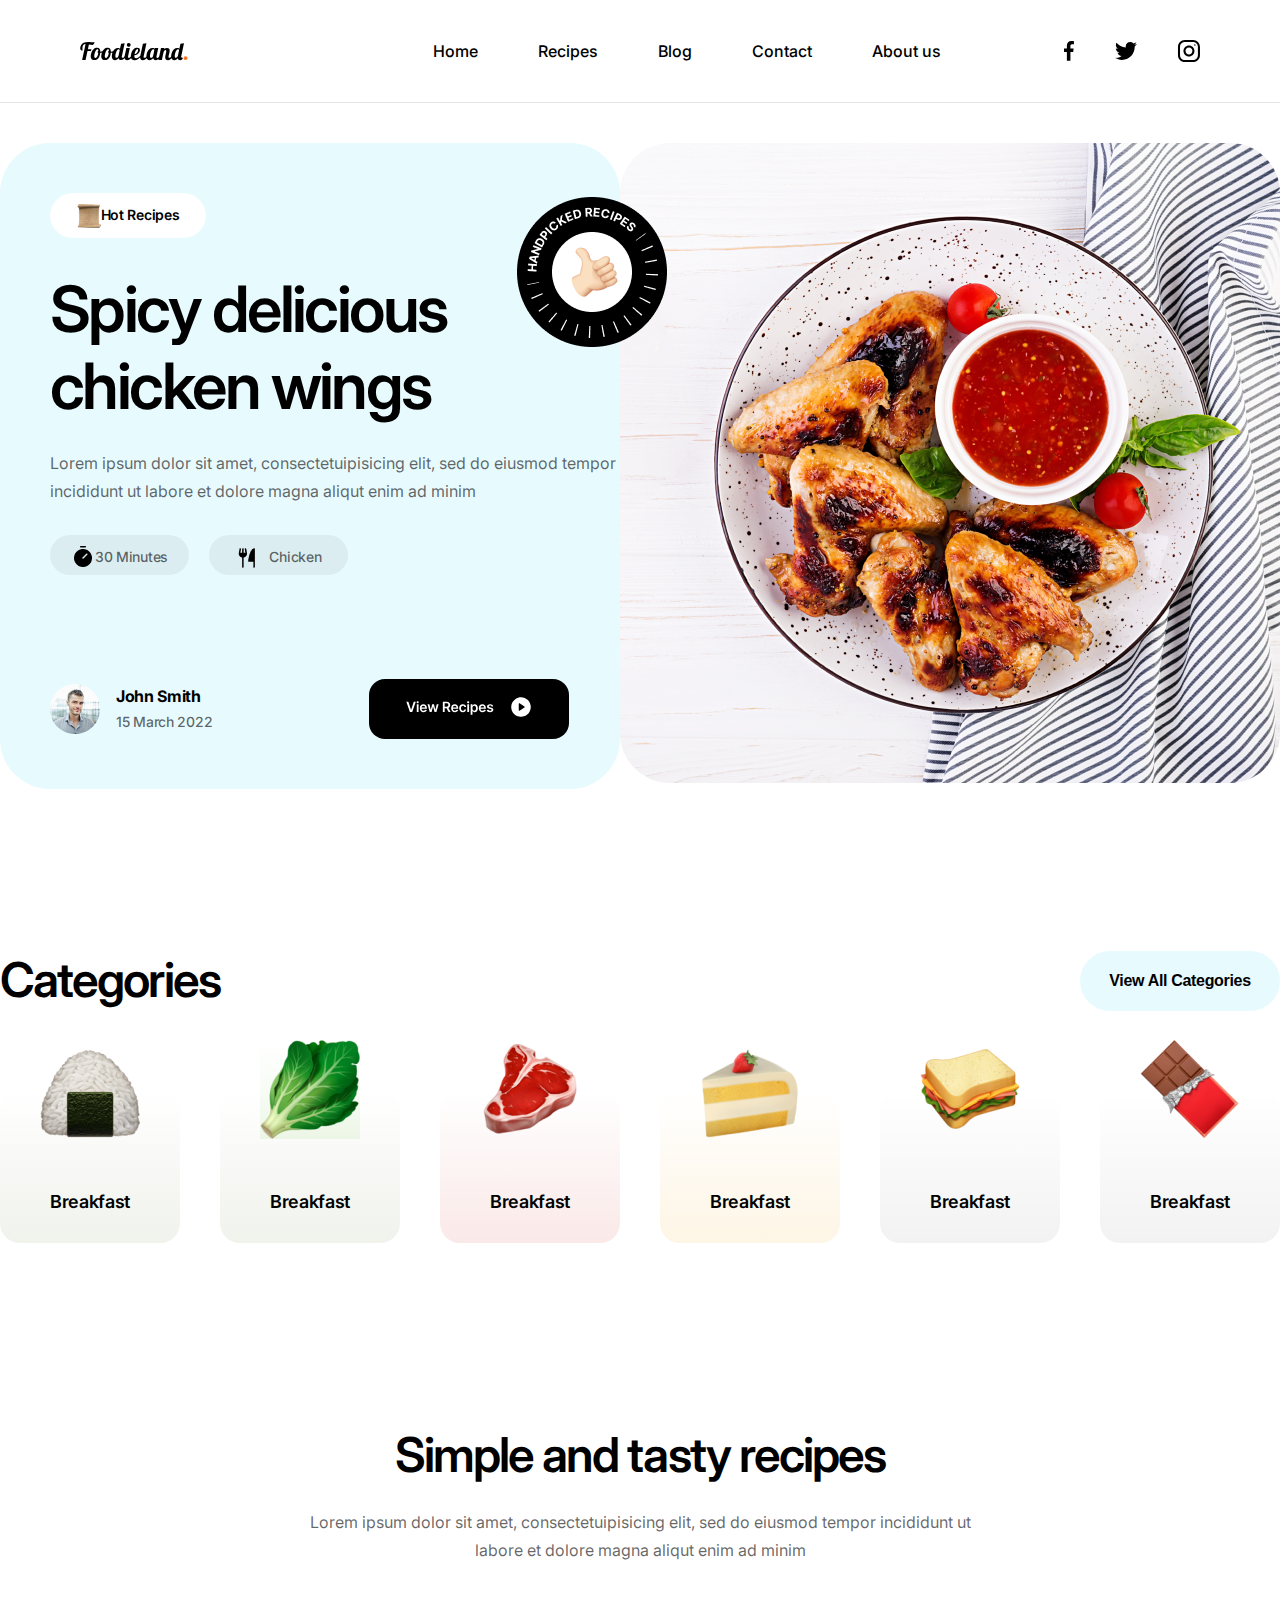
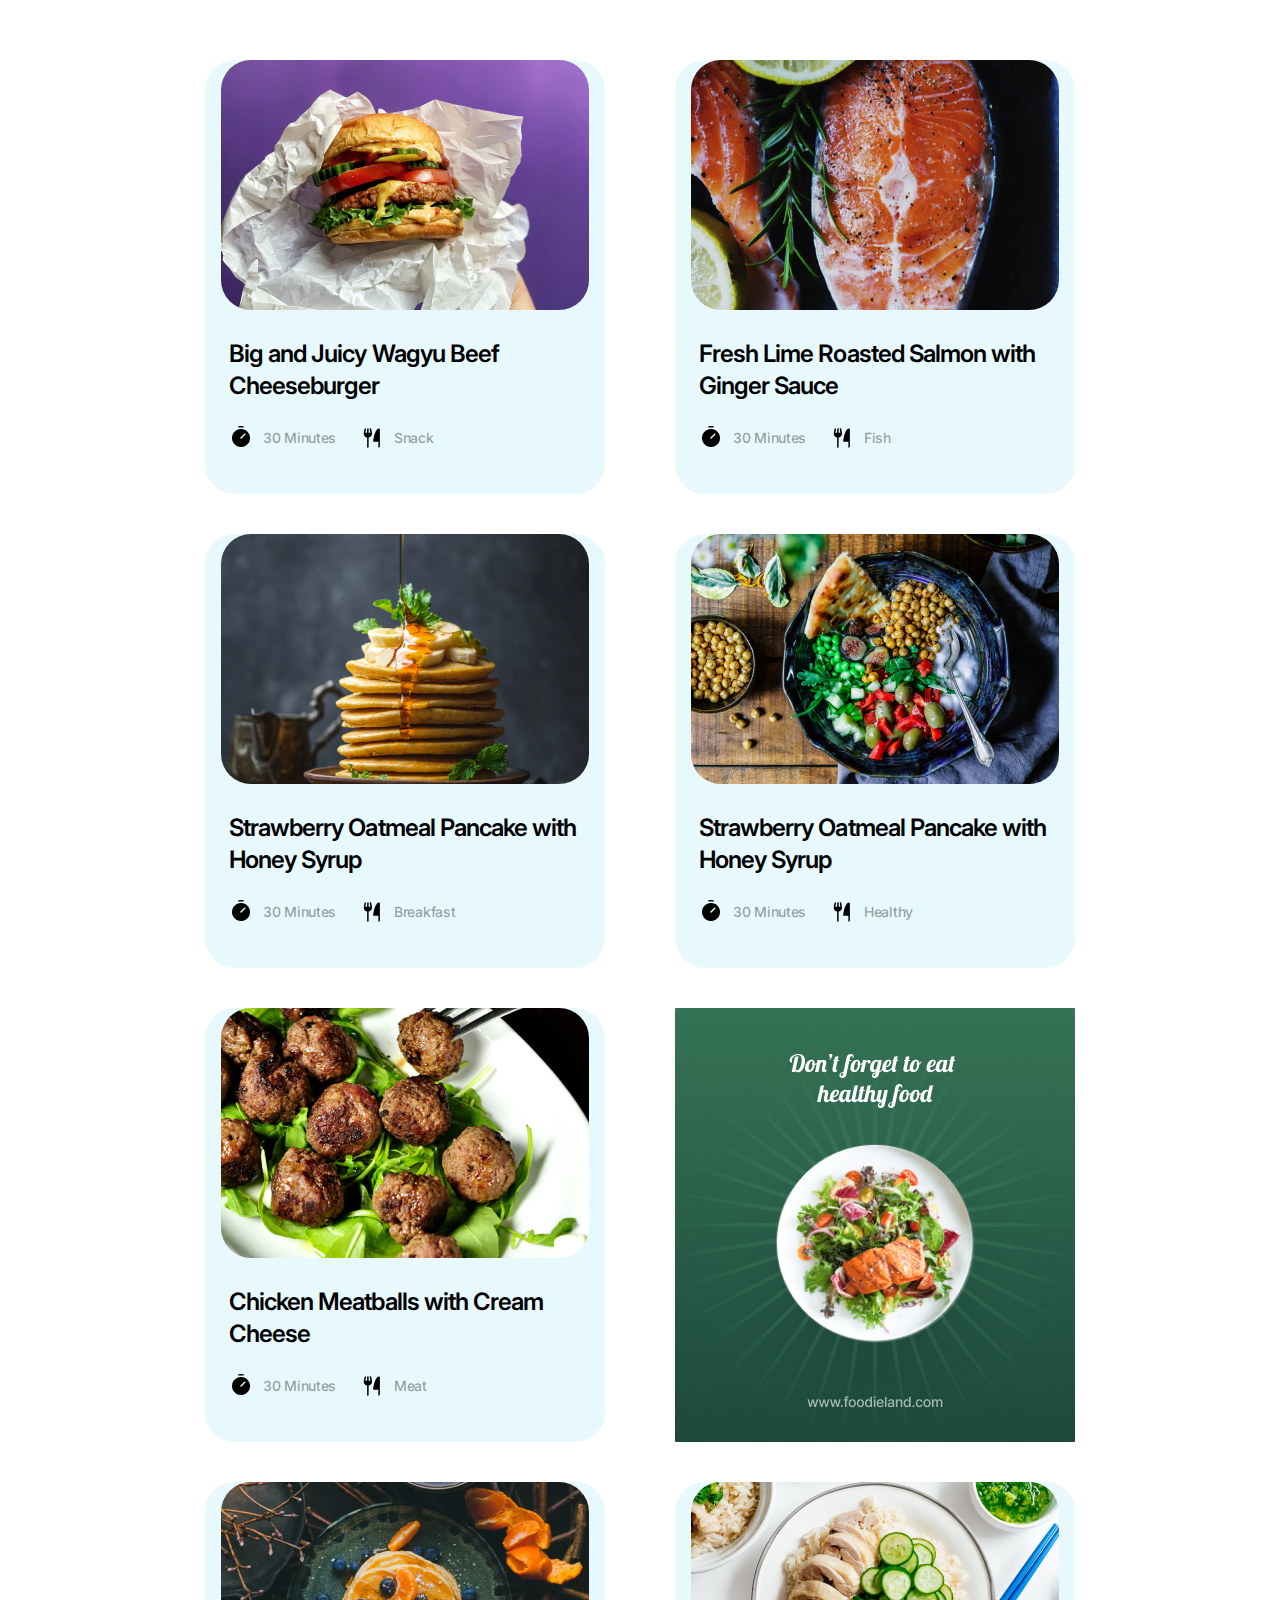
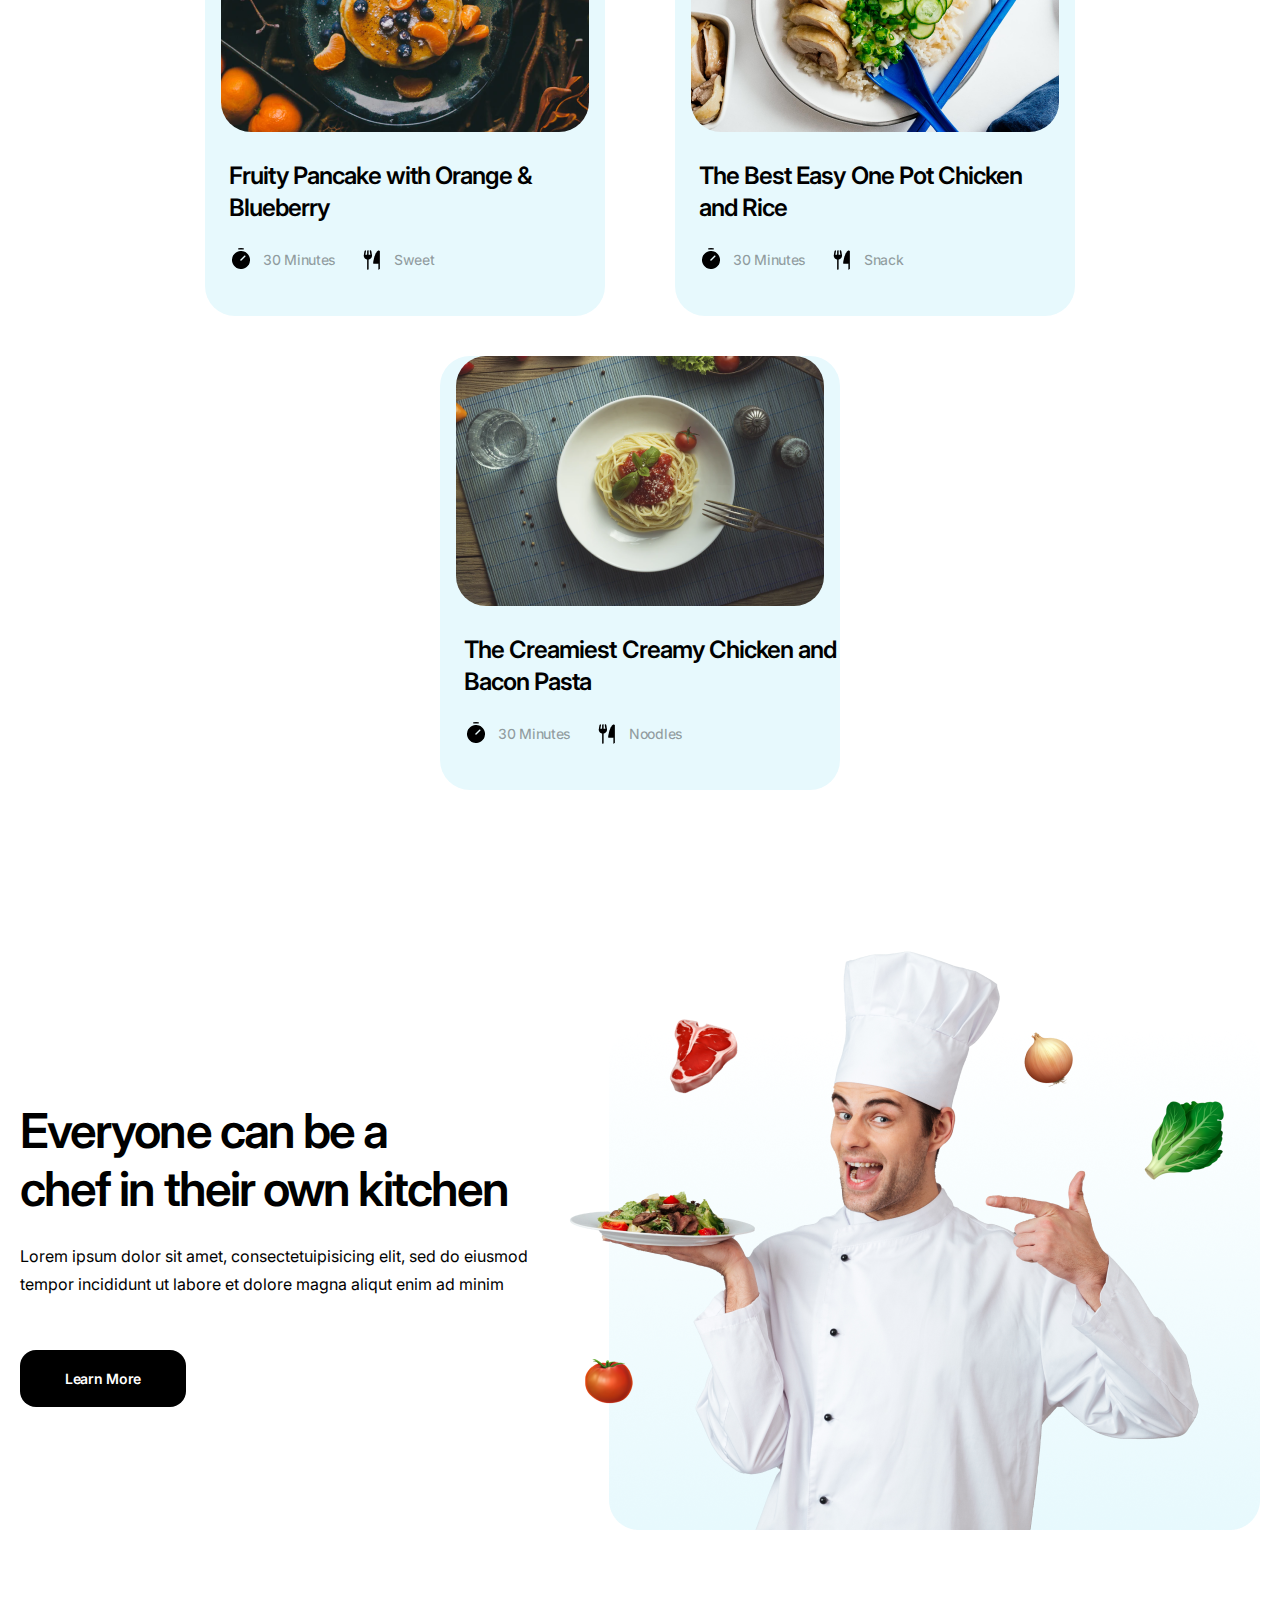
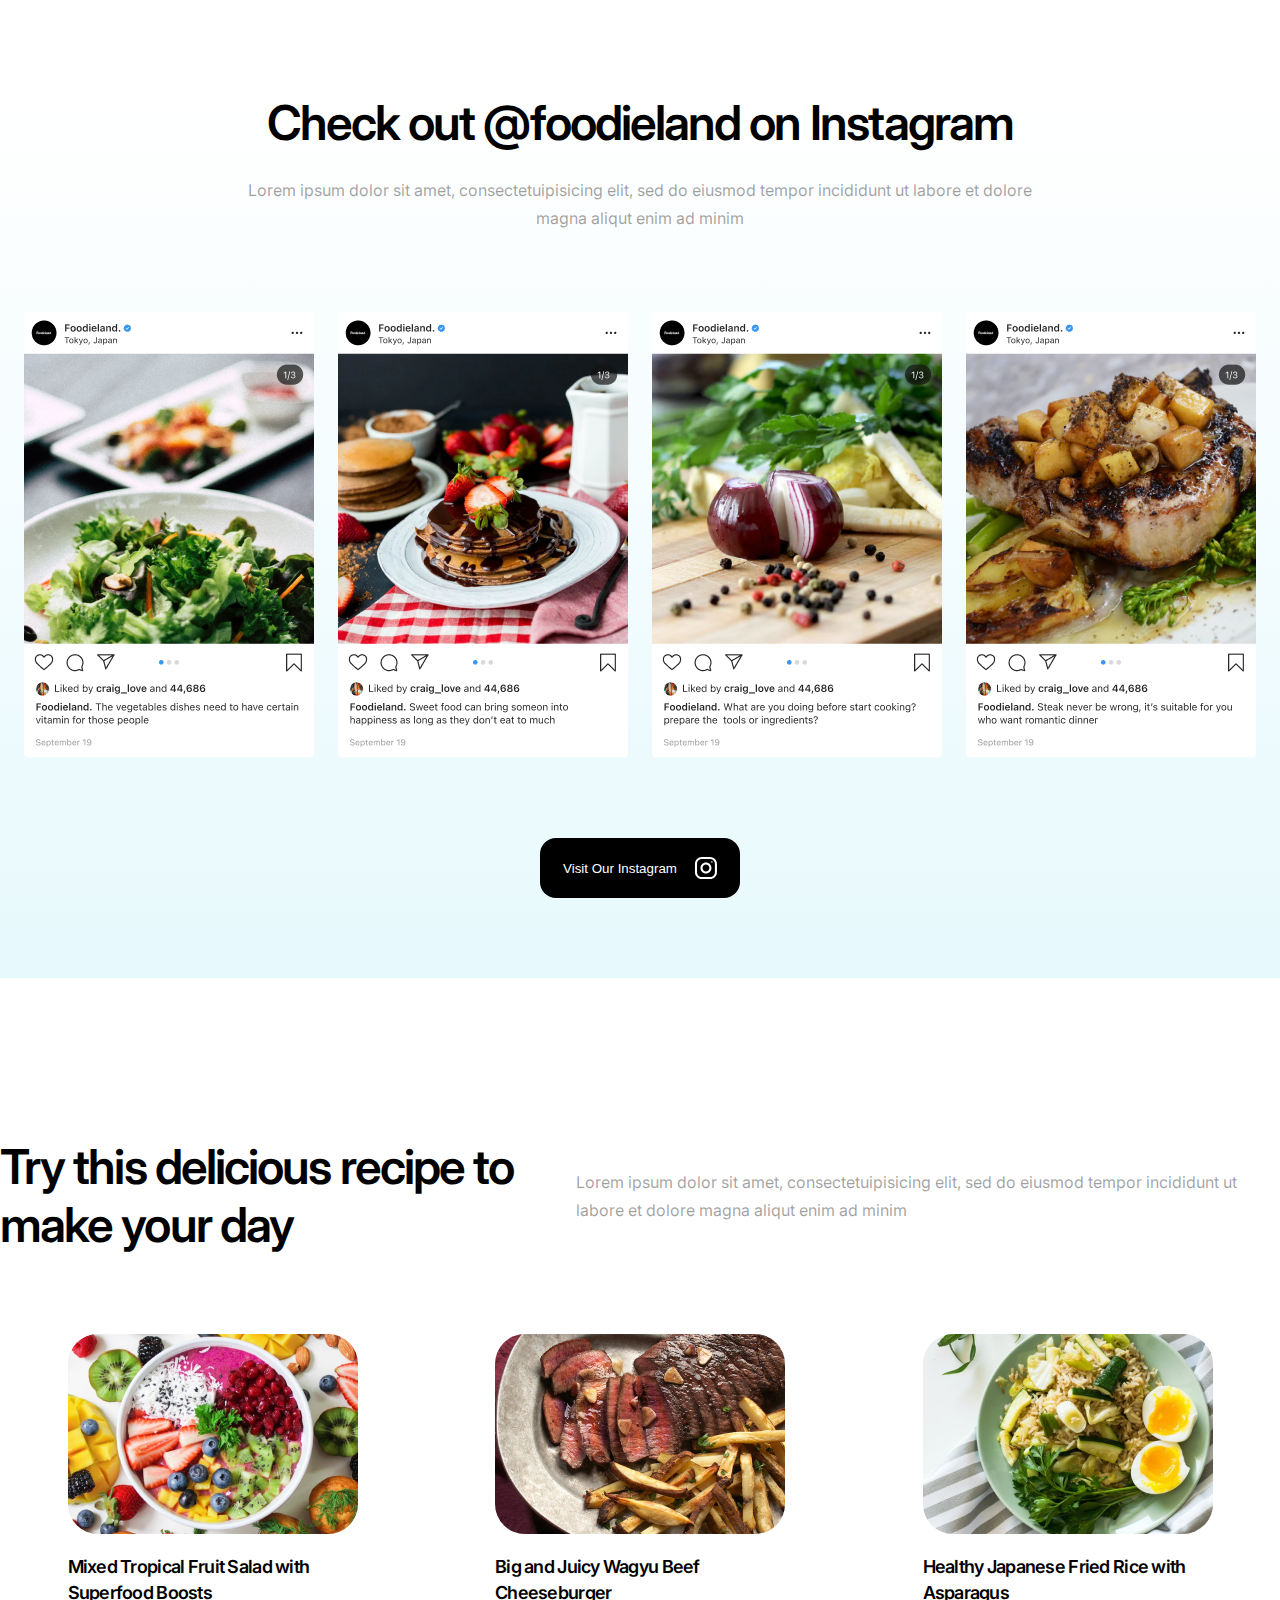
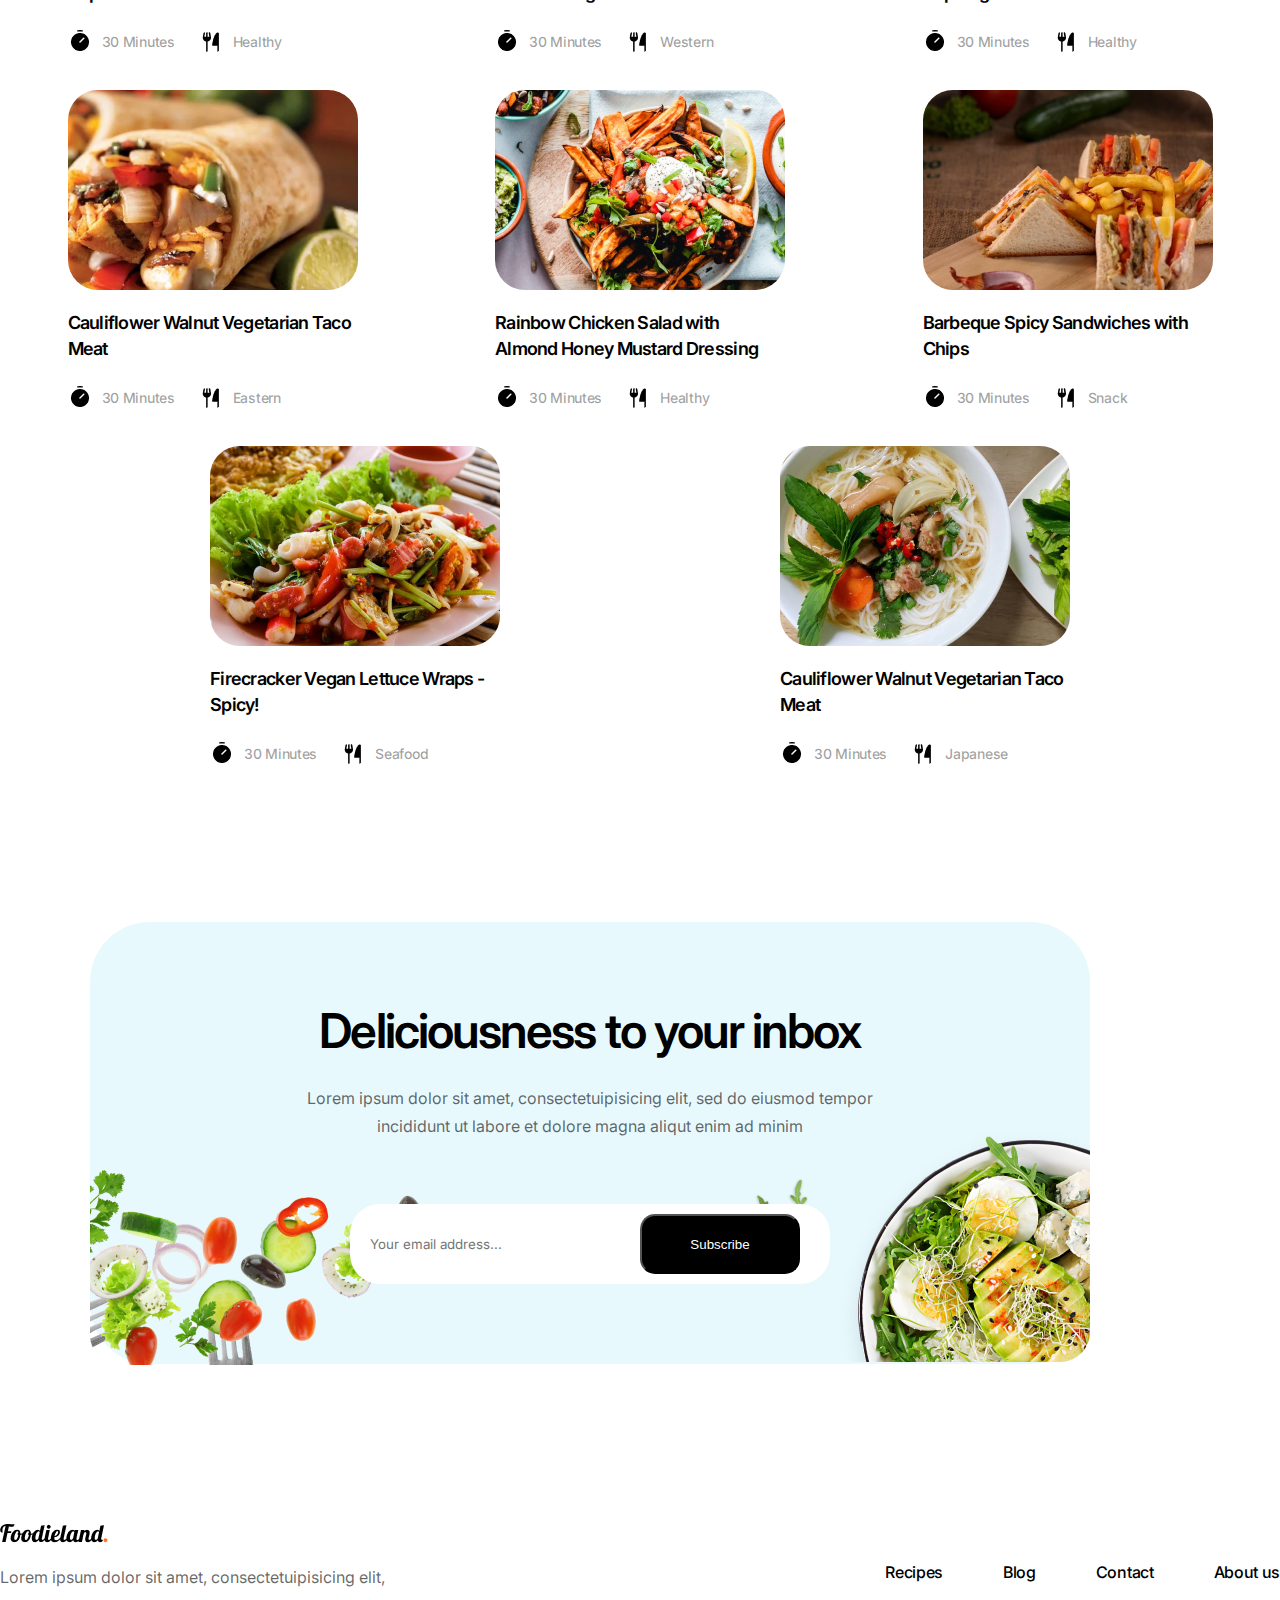
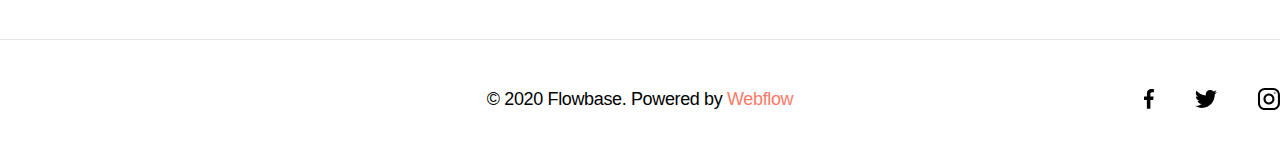
<file: index.html>
<!DOCTYPE html>
<html lang="en">
<head>
    <meta charset="UTF-8">
    <meta name="viewport" content="width=device-width, initial-scale=1.0">
    <title>Foodieland</title>
    <link rel="stylesheet" href="./style.css">
    <link rel="preconnect" href="https://fonts.googleapis.com">
    <link rel="preconnect" href="https://fonts.gstatic.com" crossorigin>
    <link href="https://fonts.googleapis.com/css2?family=Inter:ital,opsz,wght@0,14..32,100..900;1,14..32,100..900&family=Sen:wght@400..800&display=swap" rel="stylesheet">
    <link rel="preconnect" href="https://stijndv.com">
    <link rel="stylesheet" href="https://stijndv.com/fonts/Eudoxus-Sans.css">
    <link rel="stylesheet" href="./media.css">
    </head>
    <body>
        <header>
            <div class="container">
                <div class="header_top">
                <div class="food">
                    <img src="image/FoodielandFinish.svg" alt="">
                    <div onclick="toggleClass()" class="burger_menu"></div>
                <ul>
                    <li><a href="./index.html">Home</a></li>
                    <li><a href="./recipie/recipie.html">Recipes</a></li>
                    <li><a href="./blog/blog.html">Blog</a></li>
                    <li><a href="./contact/contact.html">Contact</a></li>
                    <li><a href="./post/post.html">About us</a></li>
                    <li class="burger_x"><button  onclick="toggleClass()" >X</button></li>
                </ul>
                <div class="logo">
                    <img src="image/facebook.svg" alt="">
                    <img src="image/twitter.svg" alt="">
                    <img src="image/insta.svg" alt="">
                </div>
                </div>
                </div>
            </div>
            <div class="header_end"></div>
        </header>
        <main>
            <section class="top_main">
                <img class="badge" src="./image/Badge.png" alt="">
                <div class="container">
                    <div class="top_box">
                        <div class="top_box_right">
                            <img src="./image/baked-chicken-wings-asian-style-tomatoes-sauce-plate 1.png" style="border-radius: 50px;" alt="">
                        </div>
                        <div class="top_box_left">
                            <span class="Hot_recipes"><img src="./image/hot_recipiets.svg" alt="">Hot Recipes</span>
                            <h1>Spicy delicious <br> chicken wings</h1>
                            <p>Lorem ipsum dolor sit amet, consectetuipisicing elit, sed do eiusmod tempor incididunt ut labore et dolore magna aliqut enim ad minim </p>
                            <span class="prep_time"> <img src="./image/prep_time.png" alt="">30 Minutes</span>
                            <span class="meal_meat"><img src="./image/meal_meat.png" alt="">Chicken</span>
                            <div class="top_box_left_bottom">          
                                    <img src="./image/Author_JS.png" alt="">
                                    <div class="author_box">
                                    <span class="author">
                                    <h6>John Smith</h6>
                                    <p>15 March 2022</p>
                                </span>
                                    </div>
                                <button class="top_box_left_button"><img src="./image/viewrecipes button.svg" alt=""></button>
                            </div> 
                        </div>
                    </div>
                </div>
            </section>
            <section class="categories">
                    <div class="container">
                        <div class="cat_top">
                            <h2>Categories</h2>
                            <button class="viewall">View All Categories</button>
                        </div>
                        <div class="cat_bot">
                            <div class="cat_box">
                                <img src="./image/riceball.png" alt="">
                                <h3>Breakfast</h3>
                            </div>
                            <div class="cat_box" id="vegan">
                                <img src="./image/vegan_true.png" alt="">
                                <h3>Breakfast</h3>
                            </div>
                            <div class="cat_box" id="meat">
                                <img src="./image/meat.png" alt="">
                                <h3>Breakfast</h3>
                            </div>
                            <div class="cat_box" id="cake">
                                <img src="./image/cake.png" alt="">
                                <h3>Breakfast</h3>
                            </div>
                            <div class="cat_box" id="san">
                                <img src="./image/sandwich.png" alt="">
                                <h3>Breakfast</h3>
                            </div>
                            <div class="cat_box" id="chocky">
                                <img src="./image/chocky.png" alt="">
                                <h3>Breakfast</h3>
                            </div>
                        </div>
                    </div>
            </section>
            <section class="tasty">
                <div class="container">
                    <div class="tasty_header">
                        <h2>Simple and tasty recipes</h2>
                        <p>Lorem ipsum dolor sit amet, consectetuipisicing elit, sed do eiusmod tempor incididunt ut <br> labore et dolore magna aliqut enim ad minim </p>
                    </div>
                    <div class="tasty_grid">
                        <div class="recipes">
                            <div class="burger">
                            <img src="./image/burger.png" alt=""> 
                            <h2>Big and Juicy Wagyu Beef Cheeseburger</h2>
                            <span class="prep_time_rec"><img src="./image/prep_time.png" alt="">30 Minutes</span>
                            <span class="meal_type"><img src="./image/meal_meat.png" alt="">Snack</span>
                        </div>
                        <div class="burger">
                            <img src="./image/salmon.png" alt=""> 
                            <h2>Fresh Lime Roasted Salmon with Ginger Sauce</h2>
                            <span class="prep_time_rec"><img src="./image/prep_time.png" alt="">30 Minutes</span>
                            <span class="meal_type"><img src="./image/meal_meat.png" alt="">Fish</span>
                        </div>
                        <div class="burger">
                            <img src="./image/pancake.png" alt=""> 
                            <h2>Strawberry Oatmeal Pancake with Honey Syrup</h2>
                            <span class="prep_time_rec"><img src="./image/prep_time.png" alt="">30 Minutes</span>
                            <span class="meal_type"><img src="./image/meal_meat.png" alt="">Breakfast</span>
                        </div>
                        <div class="burger">
                            <img src="./image/salad.png" alt=""> 
                            <h2>Strawberry Oatmeal Pancake with Honey Syrup</h2>
                            <span class="prep_time_rec"><img src="./image/prep_time.png" alt="">30 Minutes</span>
                            <span class="meal_type"><img src="./image/meal_meat.png" alt="">Healthy</span>
                        </div>
                        <div class="burger">
                            <img src="./image/meatballs.png" alt=""> 
                            <h2>Chicken Meatballs with Cream Cheese</h2>
                            <span class="prep_time_rec"><img src="./image/prep_time.png" alt="">30 Minutes</span>
                            <span class="meal_type"><img src="./image/meal_meat.png" alt="">Meat</span>
                        </div>
                        <div class="burger">
                            <img id="ads" src="./image/Ads.png" alt="">
                        </div>
                        <div class="burger">
                            <img src="./image/orange_pancake.png" alt=""> 
                            <h2>Fruity Pancake with Orange & Blueberry</h2>
                            <span class="prep_time_rec"><img src="./image/prep_time.png" alt="">30 Minutes</span>
                            <span class="meal_type"><img src="./image/meal_meat.png" alt="">Sweet</span>
                        </div>
                        <div class="burger">
                            <img src="./image/chickenAndRice.png" alt=""> 
                            <h2>The Best Easy One Pot Chicken <br> and Rice</h2>
                            <span class="prep_time_rec"><img src="./image/prep_time.png" alt="">30 Minutes</span>
                            <span class="meal_type"><img src="./image/meal_meat.png" alt="">Snack</span>
                        </div>
                        <div class="burger">
                            <img src="./image/pasta_big.png" alt=""> 
                            <h2>The Creamiest Creamy Chicken and Bacon Pasta</h2>
                            <span class="prep_time_rec"><img src="./image/prep_time.png" alt="">30 Minutes</span>
                            <span class="meal_type"><img src="./image/meal_meat.png" alt="">Noodles</span>
                        </div>
                        </div>
                    </div>
                </div>
            </section>
            <section class="mid_sec">
                    <div class="container">
                        <div class="mid_all">
                        <div class="mid_textLeft">
                            <h2>Everyone can be a <br>
                                chef in their own kitchen</h2>
                            <p>Lorem ipsum dolor sit amet, consectetuipisicing elit, sed do eiusmod tempor incididunt ut labore et dolore magna aliqut enim ad minim </p>
                            <a target="_blank" href="./post/post.html">Learn More</a>
                        </div>
                        <div class="mid_photoRight">
                            <img src="./image/tho_main.png" alt="">
                        </div>
                    </div>
                </div>
                    </div>
            </section>
            <section class="instagram">
                <div class="contianer">
                    <div class="ig_all">
                        <div class="ig_top">
                            <h2>Check out @foodieland on Instagram</h2>
                            <p>Lorem ipsum dolor sit amet, consectetuipisicing elit, sed do eiusmod tempor incididunt ut labore et dolore <br> magna aliqut enim ad minim </p>
                        </div>
                        <div class="post_wrapper">
                            <img src="./image/post1.png" alt="">
                            <img src="./image/post2.png" alt="">
                            <img src="./image/post3.png" alt="">
                            <img src="./image/post4.png" alt="">
                        </div>
                        <div class="ig_but">
                            <button >Visit Our Instagram <img src="./image/004-instagram.svg" alt=""></button>
                        </div>
                </div>
            </div>
            </section>
            <section class="try">
                <div class="container">
                        <div class="try_rec">
                            <div class="try_header">
                                <h2>Try this delicious recipe
                                    to make your day</h2>
                                    <p>Lorem ipsum dolor sit amet, consectetuipisicing elit, sed do eiusmod tempor incididunt ut labore et dolore magna aliqut enim ad minim </p>
                            </div>
                        </div>
                        <div class="tasty_grid">
                            <div class="recipes" id="after_ig">
                                <div class="burger" id="Fruit_sal">
                                <img src="./image/fruit.png" alt=""> 
                                <h2>Mixed Tropical Fruit Salad with Superfood Boosts </h2>
                                <div class="meal_info">
                                <span class="prep_time_rec"><img src="./image/prep_time.png" alt="">30 Minutes</span>
                                <span class="meal_type"><img src="./image/meal_meat.png" alt="">Healthy</span>
                            </div>
                            </div>
                            <div class="burger" id="Fruit_sal">
                                <img src="./image/steak.png" alt=""> 
                                <h2>Big and Juicy Wagyu Beef Cheeseburger </h2>
                                <div class="meal_info">
                                <span class="prep_time_rec"><img src="./image/prep_time.png" alt="">30 Minutes</span>
                                <span class="meal_type"><img src="./image/meal_meat.png" alt="">Western</span>
                            </div>
                            </div>
                            <div class="burger" id="Fruit_sal">
                                <img src="./image/fr_jap.png" alt=""> 
                                <h2>Healthy Japanese Fried Rice with Asparagus</h2>
                                <div class="meal_info">
                                <span class="prep_time_rec"><img src="./image/prep_time.png" alt="">30 Minutes</span>
                                <span class="meal_type"><img src="./image/meal_meat.png" alt="">Healthy</span>
                            </div>
                            </div>
                            <div class="burger" id="Fruit_sal">
                                <img src="./image/taco.png" alt=""> 
                                <h2>Cauliflower Walnut Vegetarian Taco Meat </h2>
                                <div class="meal_info">
                                <span class="prep_time_rec"><img src="./image/prep_time.png" alt="">30 Minutes</span>
                                <span class="meal_type"><img src="./image/meal_meat.png" alt="">Eastern</span>
                            </div>
                            </div>
                            <div class="burger" id="Fruit_sal">
                                <img src="./image/mustard.png" alt=""> 
                                <h2>Rainbow Chicken Salad with Almond Honey Mustard Dressing</h2>
                                <div class="meal_info">
                                <span class="prep_time_rec"><img src="./image/prep_time.png" alt="">30 Minutes</span>
                                <span class="meal_type"><img src="./image/meal_meat.png" alt="">Healthy</span>
                            </div>
                            </div>
                            <div class="burger" id="Fruit_sal">
                                <img src="./image/bbq_san.png" alt=""> 
                                <h2>Barbeque Spicy Sandwiches with Chips </h2>
                                <div class="meal_info">
                                <span class="prep_time_rec"><img src="./image/prep_time.png" alt="">30 Minutes</span>
                                <span class="meal_type"><img src="./image/meal_meat.png" alt="">Snack</span>
                            </div>
                            </div>
                            <div class="burger" id="Fruit_sal">
                                <img src="./image/lettuce_sal.png" alt=""> 
                                <h2>Firecracker Vegan Lettuce Wraps - Spicy! </h2>
                                <div class="meal_info">
                                <span class="prep_time_rec"><img src="./image/prep_time.png" alt="">30 Minutes</span>
                                <span class="meal_type"><img src="./image/meal_meat.png" alt="">Seafood</span>
                            </div>
                            </div>
                            <div class="burger" id="Fruit_sal">
                                <img src="./image/ramen.png" alt=""> 
                                <h2>Cauliflower Walnut Vegetarian Taco Meat </h2>
                                <div class="meal_info">
                                <span class="prep_time_rec"><img src="./image/prep_time.png" alt="">30 Minutes</span>
                                <span class="meal_type"><img src="./image/meal_meat.png" alt="">Japanese</span>
                            </div>
                            </div>    
                </div>
            </section>
            <section class="sub">
                <div class="container">
                    <div class="sub_box">
                        <img class="left_kissing" src="./image/kissing_salad.png" alt="">
                        <img class="right_kissing" src="./image/Photo.png"     alt="">
                        <h2>Deliciousness to your inbox</h2>
                        <p>Lorem ipsum dolor sit amet, consectetuipisicing elit, sed do eiusmod tempor <br> incididunt ut labore et dolore magna aliqut enim ad minim </p>
                        <div class="email_sub">
                        <input type="email" placeholder="Your email address..."><button onclick="togglePopup()">Subscribe</button>
                    </div>
                    </div>
                    <div class="popup">
                        <h1>Congratulations</h1>
                        <img src="image/galka.svg" alt="">
                        <p>You are subscribed now</p>
                        <p>Thank you!</p>
                        <h2 class="iks" onclick="togglePopup()"></h2>
                    </div>
                </div>
            </section>
        </main> 
        <footer>
            <div class="container">
                <div class="top_footer">
                    <div class="logo_footer">
                        <img src="./image/Foodieland..png" alt="">
                    </div>
                    <div class="manu_list">
                        <p>Lorem ipsum dolor sit amet, consectetuipisicing elit, </p>
                        <ul>
                            <li><a href="./recipie/recipie.html">Recipes</a></li>
                            <li><a href="./blog/blog.html">Blog</a></li>
                            <li><a href="./contact/contact.html">Contact</a></li>
                            <li><a href="./post/post.html">About us</a></li>
                        </ul>
                    </div>
                </div>
            </div>
            <div class="header_end"></div>
            <div class="container">
                <div class="copyright">
                    <p>© 2020 Flowbase. Powered by <a href="#">Webflow</a></p>
                        <div class="logo_bot">
                        <img src="image/facebook.svg" alt="">
                        <img src="image/twitter.svg" alt="">
                        <img src="image/insta.svg" alt="">
                    </div>
                </div>
            </div>
        </footer>

        <script src="js.js"></script>
    </body>
    </html>
</file>
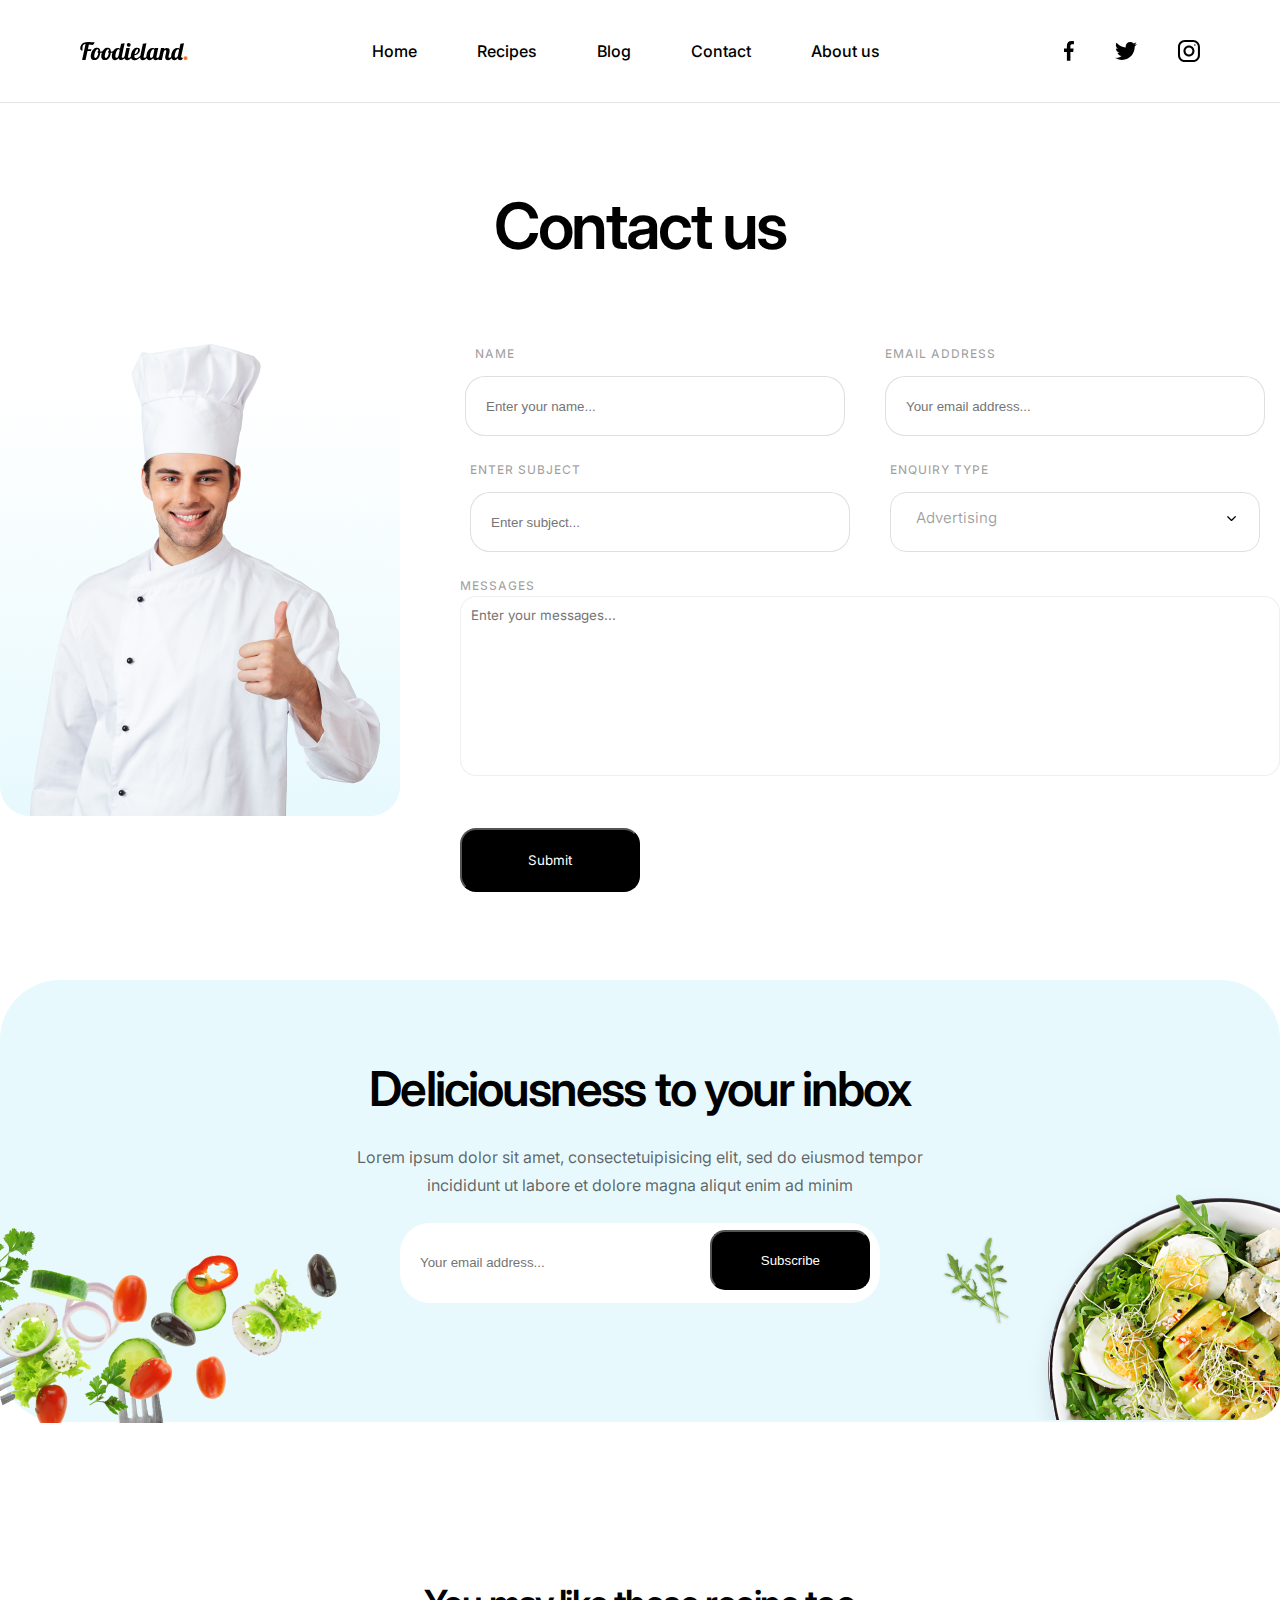
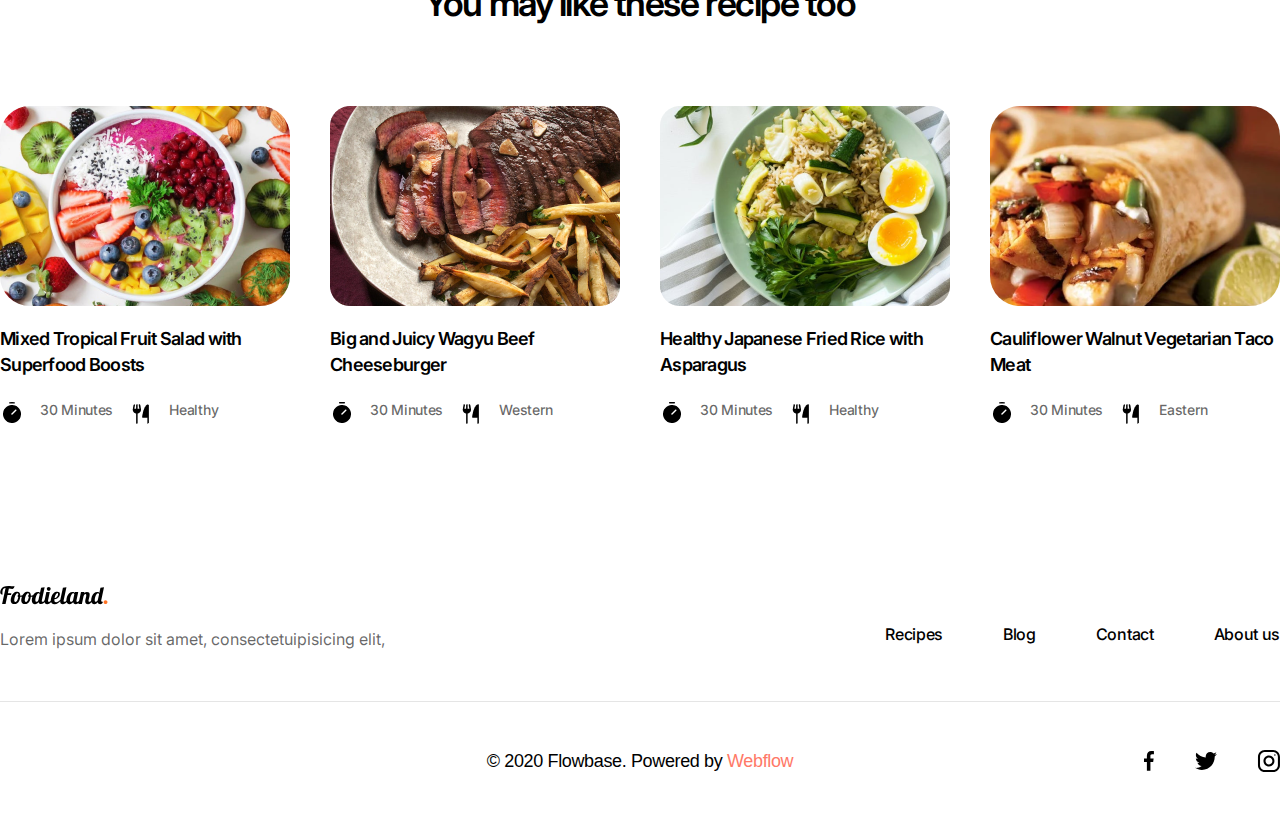
<file: contact/contact.html>
<!DOCTYPE html> 
<html lang="en"> 
    <meta charset="UTF-8"> 
    <meta name="viewport" content="width=device-width, initial-scale=1.0"> 
    <title>Foodieland</title> 
    <link rel="stylesheet" href="./contact.css"> 
    <link rel="preconnect" href="https://fonts.googleapis.com"> 
    <link rel="preconnect" href="https://fonts.gstatic.com" crossorigin> 
    <link href="https://fonts.googleapis.com/css2?family=Inter:ital,opsz,wght@0,14..32,100..900;1,14..32,100..900&family=Sen:wght@400..800&display=swap" rel="stylesheet"> 
</head> 
<body> 
    <header> 
        <div class="container"> 
            <div class="food"> 
                <img src="../image/FoodielandFinish.svg" alt=""> 
            <ul> 
                <li><a href="../index.html">Home</a></li>
                <li><a href="../recipie/recipie.html">Recipes</a></li>
                <li><a href="../blog/blog.html">Blog</a></li>
                <li><a href="../contact/contact.html">Contact</a></li>
                <li><a href="../post/post.html">About us</a></li>
            </ul> 
            <div class="logo"> 
            <img src="../image/facebook.svg" alt=""> 
            <img src="../image/twitter.svg" alt=""> 
            <img src="../image/insta.svg" alt=""> 
        </div> 
        </div> 
        </div> 
        <div class="header_end"></div> 
    </header> 
    <main> 
        <section class="ContactUs">
            <div class="container">
                <div class="contact_top_text">
                    <h1>Contact us</h1>
                </div>
                <div class="ContactAll">
                <div class="ContactLeft">
                    <img src="../image/thumbs_up.png" alt="">
                </div>
                <div class="ContactRigt">
                    <div class="FormName">
                    <h2>Name</h2>
                    <form>
                        <label>
                            <input type="text" placeholder="Enter your name...">
                        </label>
                    </form>
                    </div>
                    <div class="FormEmail">
                        <h2>Email address</h2>
                        <form>
                            <label>
                                <input type="email" placeholder="Your email address...">
                            </label>
                        </form>
                    </div>
                    <div class="FormEmail">
                        <h2>Enter subject</h2>
                        <form>
                            <label>
                                <input type="email" placeholder="Enter subject...">
                            </label>
                        </form>
                    </div>
                    <div class="FormEmail">
                        <h2>ENquiry type</h2>
                            <form>
                                <label>
                                    <div class="select">
                                        <div
                                          class="selected"
                                          data-default="Advertising"
                                          data-one="Investment"
                                          data-two="B2B"
                                          data-three="Jobs"
                                        >
                                          <svg
                                            xmlns="http://www.w3.org/2000/svg"
                                            height="1em"
                                            viewBox="0 0 512 512"
                                            class="arrow"
                                          >
                                            <path
                                              d="M233.4 406.6c12.5 12.5 32.8 12.5 45.3 0l192-192c12.5-12.5 12.5-32.8 0-45.3s-32.8-12.5-45.3 0L256 338.7 86.6 169.4c-12.5-12.5-32.8-12.5-45.3 0s-12.5 32.8 0 45.3l192 192z"
                                            ></path>
                                          </svg>
                                        </div>
                                        <div class="options">
                                          <div title="all">
                                            <input id="all" name="option" type="radio" checked="" />
                                            <label class="option" for="all" data-txt="Advertising"></label>
                                          </div>
                                          <div>
                                            <input id="option-1" name="option" type="radio" />
                                            <label class="option" for="option-1" data-txt="Investment"></label>
                                          </div>
                                          <div>
                                            <input id="option-2" name="option" type="radio"  />
                                            <label class="option" for="option-2" data-txt="B2B" ></label>
                                          </div>
                                          <div>
                                            <input id="option-3" name="option" type="radio" />
                                            <label class="option" for="option-3" data-txt="Jobs"></label>
                                          </div>
                                        </div>
                                      </div>
                                      
                                </label>
                            </form>
                        </div>
                    <div class="ContactTextArea">
                        <h2>MEssages</h2>
                        <form>
                            <label>
                                <textarea name="text" id="Message" placeholder="Enter your messages..."></textarea>
                                <button class="sub_button">Submit</button>
                            </label>
                        </form>
                    </div>
                </div>
            </div>
            </div>
    </section>
        <section class="sub"> 
            <div class="container"> 
                <div class="sub_box"> 
                    <img class="left_kissing" src="../image/kissing_salad.png" alt=""> 
                    <img class="right_kissing" src="../image/Photo.png"     alt=""> 
                    <h2>Deliciousness to your inbox</h2> 
                    <p>Lorem ipsum dolor sit amet, consectetuipisicing elit, sed do eiusmod tempor <br> incididunt ut labore et dolore magna aliqut enim ad minim </p> 
                    <input type="email" placeholder="Your email address..."> <button onclick="togglePopup()">Subscribe</button> 
                </div> 
                <div class="popup">
                    <h1>Congratulations</h1>
                    <img src="../image/galka.svg" alt="">
                    <p>You are subscribed now</p>
                    <p>Thank you!</p>
                    <h2 class="iks" onclick="togglePopup()"></h2>
                </div>
            </div> 
        </section> 
        <section class="menu"> 
            <div class="container"> 
                <h1>You may like these recipe too</h1> 
                <div class="menu__list" > 
                    <div class="fruits" id="meals"> 
                    <img src="../image/fruits.png" alt="">  
                    <h5>Mixed Tropical Fruit Salad with Superfood Boosts </h5> 
                    <div class="son__fruits"> 
                    <img src="../image/prep_time.png" alt=""> 
                    <p>30 Minutes</p> 
                    <img src="../image/meal_meat.png" alt=""> 
                    <p>Healthy</p> 
                </div> 
                </div> 
                <div class="beef" id="meals"> 
                    <img src="../image/beefxpotatos.png" alt=""> 
                    <h5>Big and Juicy Wagyu Beef Cheeseburger</h5> 
                    <div class="son__beef"> 
                        <img src="../image/prep_time.png" alt=""> 
                        <p>30 Minutes</p> 
                        <img src="../image/meal_meat.png" alt=""> 
                        <p>Western</p> 
                    </div> 
                </div> 
                <div class="eggs" id="meals"> 
                    <img src="../image/eggs.png" alt=""> 
                    <h5>Healthy Japanese Fried Rice with Asparagus</h5> 
                    <div class="son__eggs"> 
                        <img src="../image/prep_time.png" alt=""> 
                        <p>30 Minutes</p> 
                        <img src="../image/meal_meat.png" alt=""> 
                        <p>Healthy</p> 
                    </div> 
                </div> 
                <div class="shavuha" id="meals"> 
                    <img src="../image/shavuha.png" alt=""> 
                    <h5>Cauliflower Walnut Vegetarian Taco Meat</h5> 
                    <div class="son__shavuha"> 
                        <img src="../image/prep_time.png" alt=""> 
                        <p>30 Minutes</p> 
                        <img src="../image/meal_meat.png" alt=""> 
                        <p>Eastern</p> 
                    </div> 
                </div> 
                </div> 
            </div> 
        </section> 
    </main> 
    <footer> 
        <div
class="container"> 
            <div class="top_footer"> 
                <div class="logo_footer"> 
                    <img src="../image/FoodielandFinish.svg" alt=""> 
 
                </div> 
                <div class="manu_list"> 
                    <p>Lorem ipsum dolor sit amet, consectetuipisicing elit, </p> 
                    <ul> 
                        <li><a href="../recipie/recipie.html">Recipes</a></li> 
                        <li><a href="../blog.html">Blog</a></li> 
                        <li><a href="../contact/contact.html">Contact</a></li> 
                        <li><a href="../post.html">About us</a></li> 
                    </ul> 
                </div> 
            </div> 
 
        </div> 
        <div class="header_end"></div> 
        <div class="container"> 
            <div class="copyright"> 
                <p>© 2020 Flowbase. Powered by <a href="#">Webflow</a></p> 
                    <div class="logo1"> 
                    <img src="../image/facebook.svg" alt=""> 
                    <img src="../image/twitter.svg" alt=""> 
                    <img src="../image/insta.svg" alt=""> 
                </div> 
            </div> 
        </div> 
    </footer>
    <script src="../js.js"></script>
    </body>
    </html>
</file>
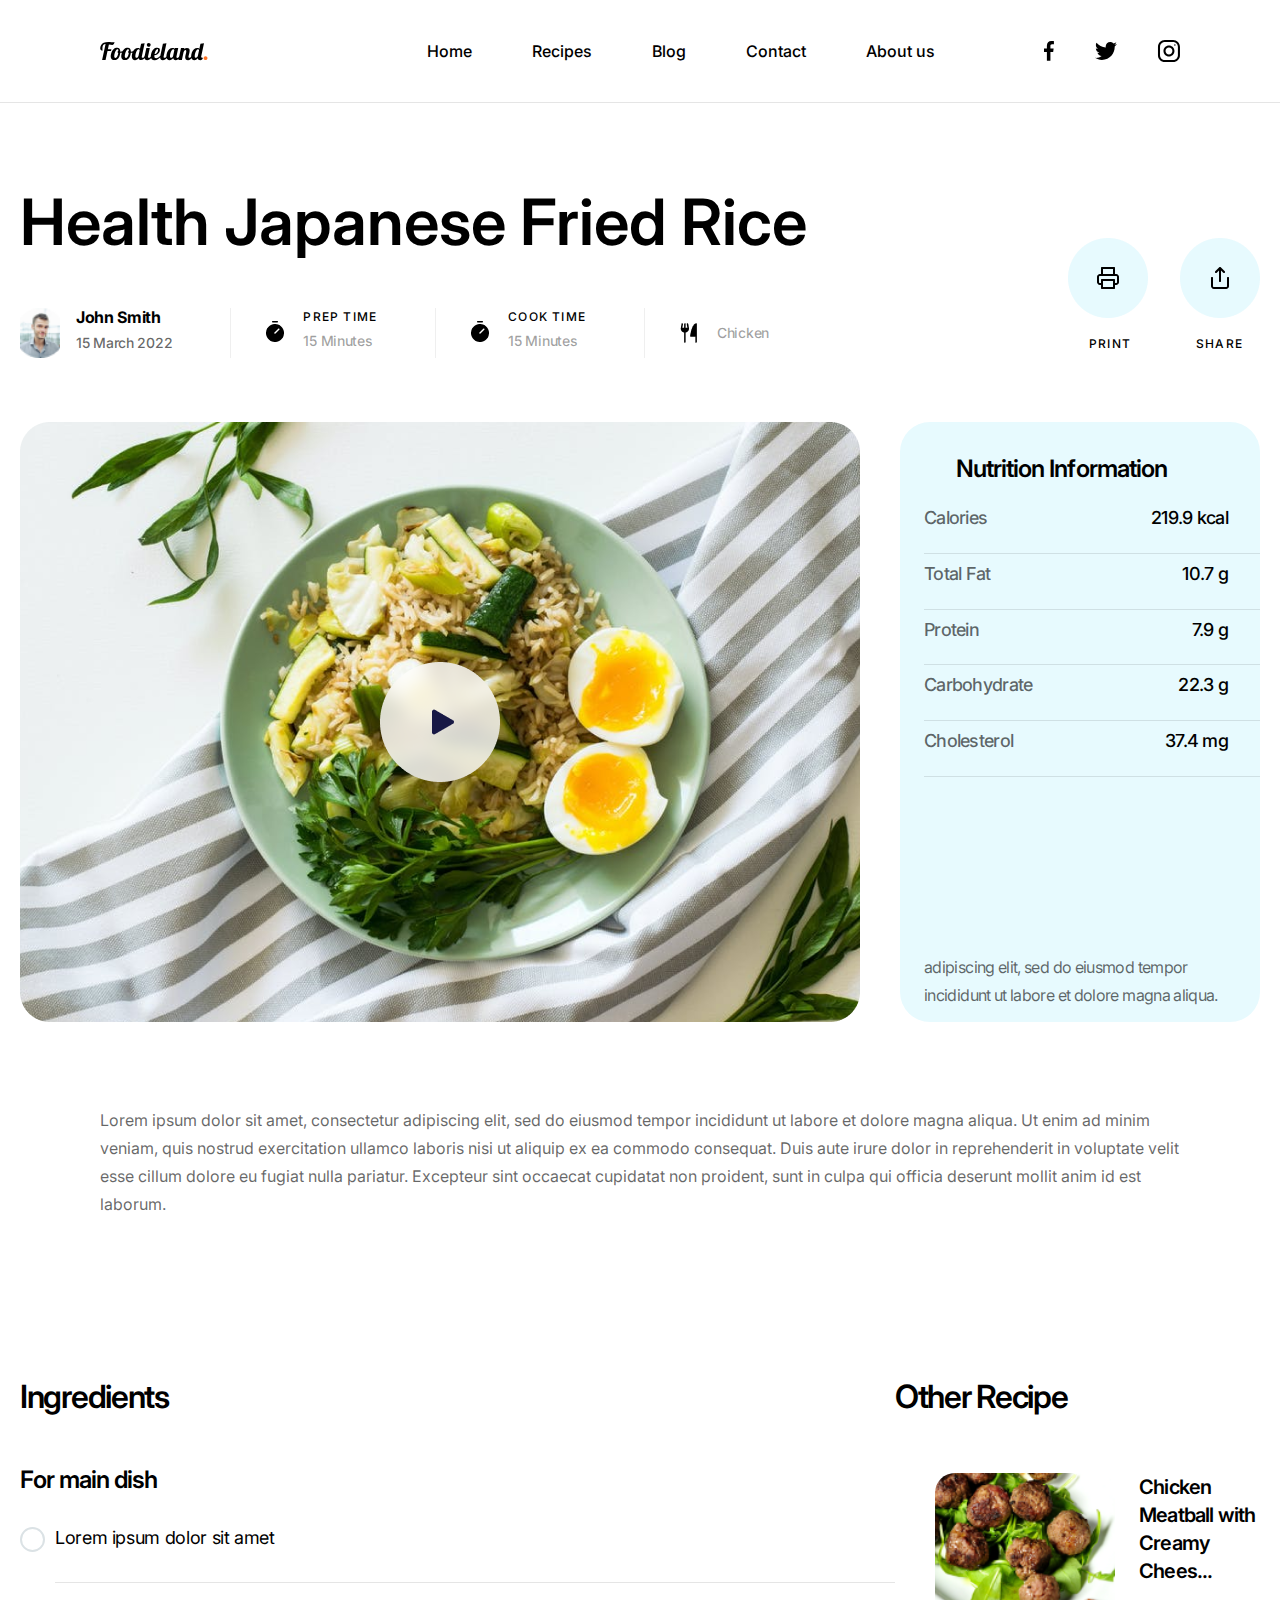
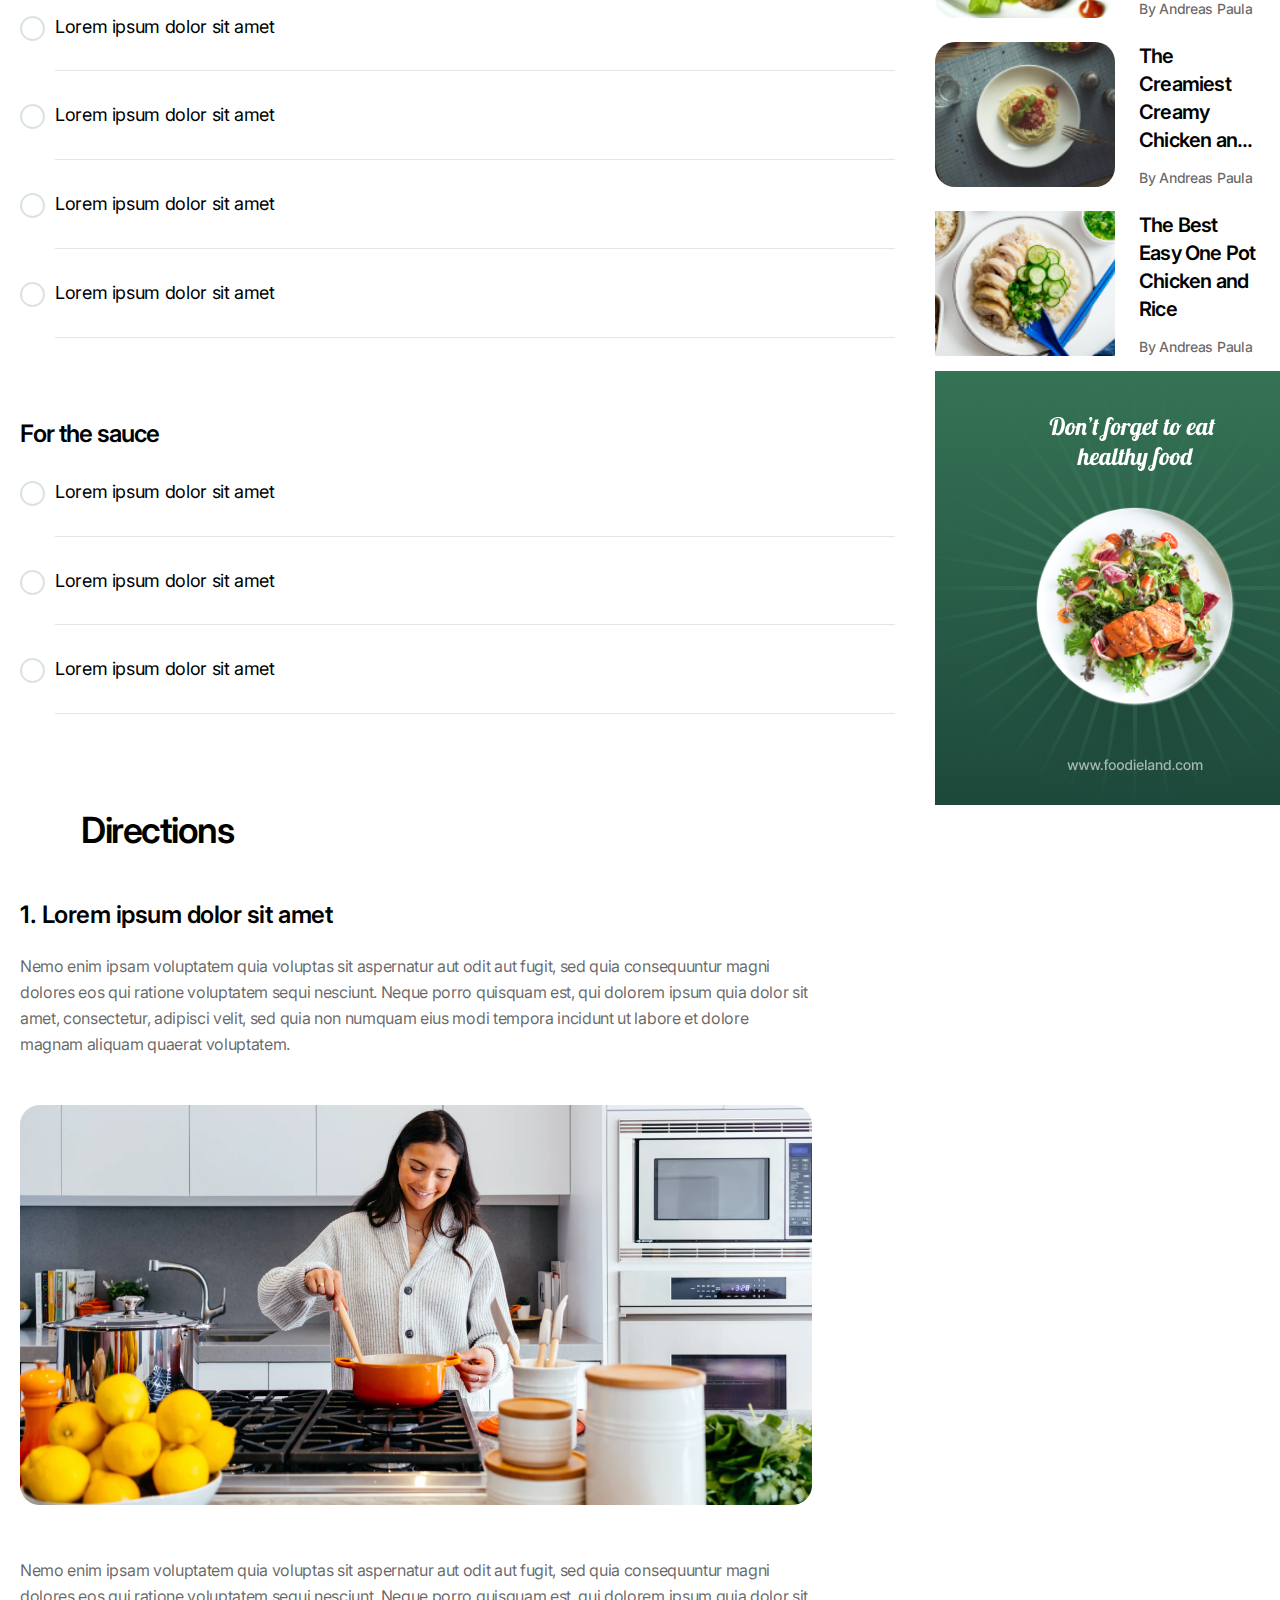
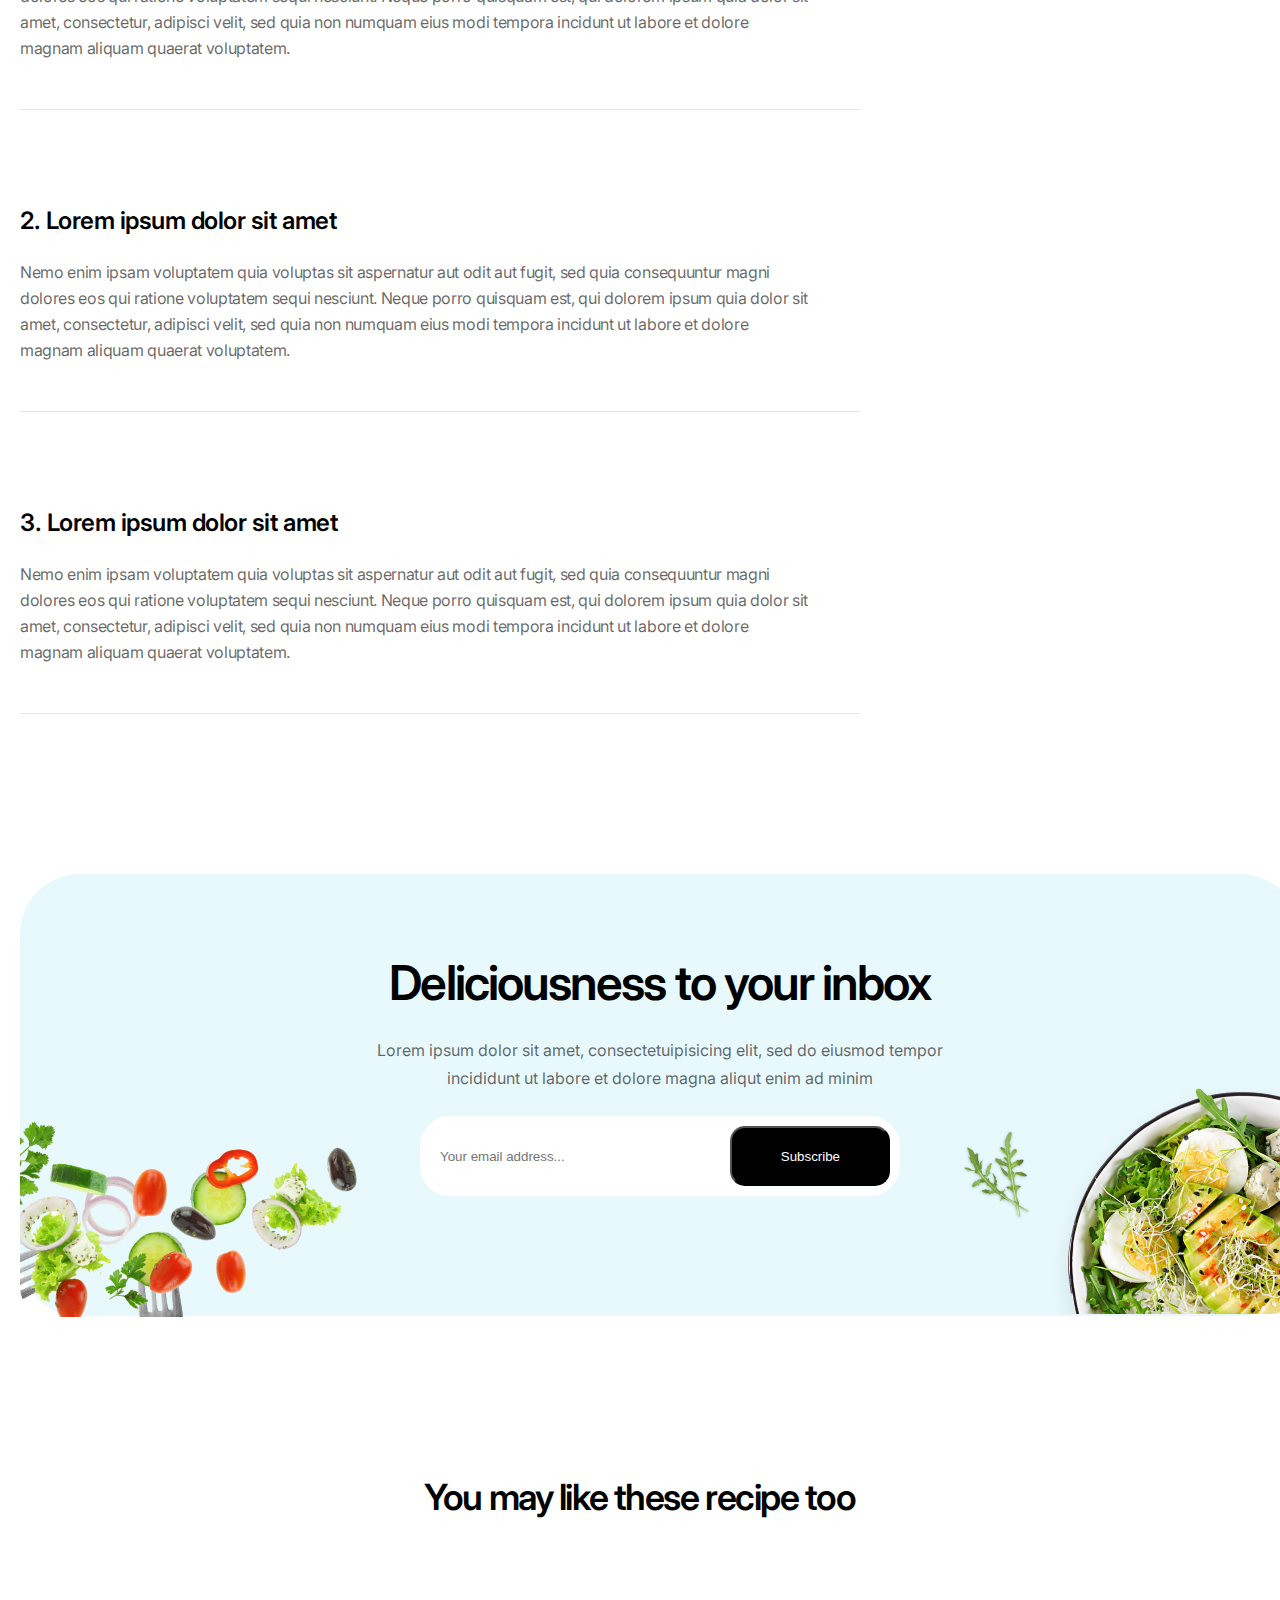
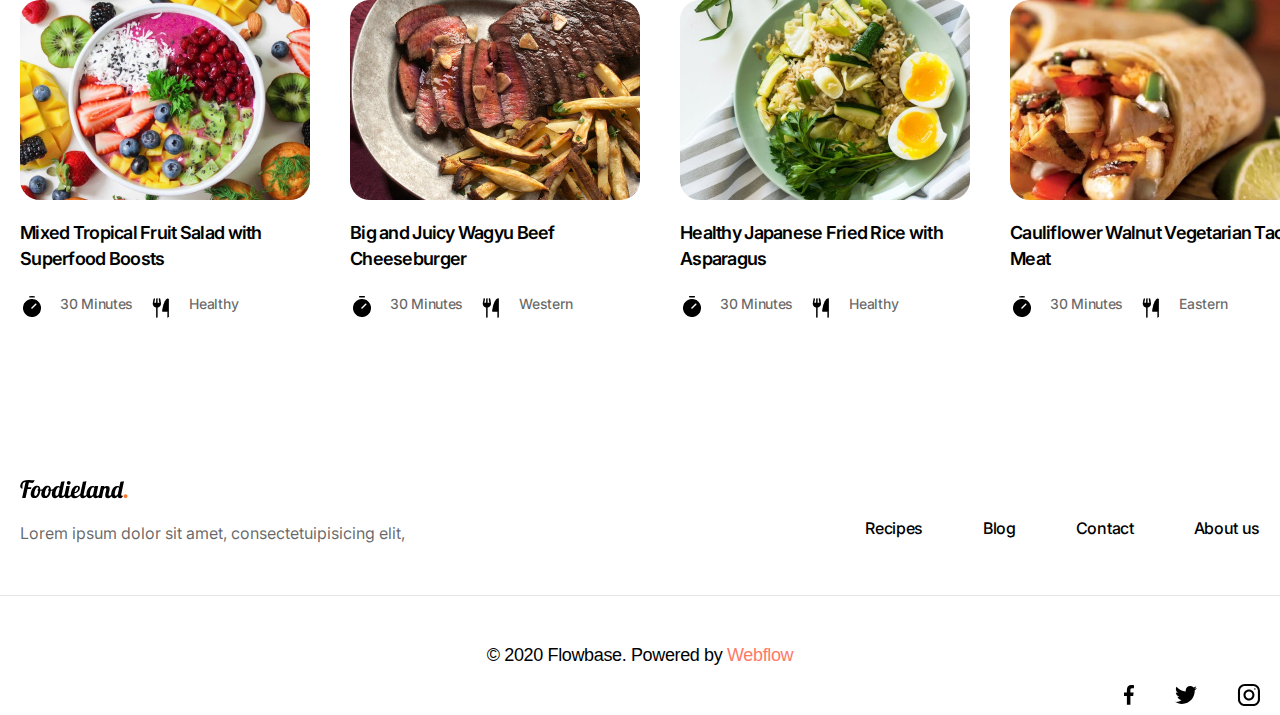
<file: recipie/recipie.html>
<!DOCTYPE html>
<html lang="en">
    <meta charset="UTF-8">
    <meta name="viewport" content="width=device-width, initial-scale=1.0">
    <title>Foodieland</title>
    <link rel="stylesheet" href="./recipie.css">
    <link rel="preconnect" href="https://fonts.googleapis.com">
    <link rel="preconnect" href="https://fonts.gstatic.com" crossorigin>
    <link rel="stylesheet" href="../recipie/media.recipe.css">
    <link href="https://fonts.googleapis.com/css2?family=Inter:ital,opsz,wght@0,14..32,100..900;1,14..32,100..900&family=Sen:wght@400..800&display=swap" rel="stylesheet">
</head>
<body>
    <header>
        <div class="container">
            <div class="food">
                <img src="../image/FoodielandFinish.svg" alt="">
                <div onclick="toggleClass()" class="burger_menu"></div>
            <ul>
                <li><a href="../index.html">Home</a></li>
                <li><a href="../recipie/recipie.html">Recipes</a></li>
                <li><a href="../blog/blog.html">Blog</a></li>
                <li><a href="../contact/contact.html">Contact</a></li>
                <li><a href="../post/post.html">About us</a></li>
                <li class="burger_x"><button  onclick="toggleClass()" >X</button></li>

            </ul>
            <div class="logo">
            <img src="../image/facebook.svg" alt="">
            <img src="../image/twitter.svg" alt="">
            <img src="../image/insta.svg" alt="">
        </div>
        </div>
        </div>
        <div class="header_end"></div>
    </header>
    <main>
        <section>
                <div class="container">
                    <div class="box">
                <div class="top__left">
                    <h1>Health Japanese Fried Rice</h1>
                    <div class="name__left">
                        <img src="../image/john__smith.png" alt="">
                        
                        <div class="name">
                        <span>John Smith</span>
                        <p>15 March 2022</p>
                    </div>
                    <div class="first"></div>
                    <div class="timer__first">
                        <img src="../image/prep_time.png" alt="">
                    </div>
                    <div class="timer__time">
                        <p> <span>PREP TIME</span></p>
                        <p>15 Minutes</p>
                    </div>
                    <div class="second"></div>
                    <div class="prem__time">
                        <img src="../image/prep_time.png" alt="">
                    </div>
                    <div class="cook__time">
                        <p><span>COOK TIME</span></p>
                        <p>15 Minutes</p>
                    </div>
                    <div class="third"></div>
                    <div class="forknife">
                        <img src="../image/meal_meat.png" alt="">
                    </div>
                    <div class="chicken">
                        <p>Chicken</p>
                    </div>
                </div>
                </div>
                <div class="top__right">
                    <button><img src="../image/button1.png" alt=""><p>PRINT</p></button>
                    <button> <img src="../image/button2.png" alt=""><p>SHARE</p></button>
                </div>
            </div>
            <div class="photo__center">
            <div class="mid__left">
                    <img src="../image/playphoto.png" alt="">
                </div>
                <div class="mid__right">
                    <h2>Nutrition Information</h2>
                    <div class="calories">
                    <p>Calories</p> <span>219.9 kcal</span>
                </div>
                <div class="psevdocal"></div>
                    <div class="total">
                    <p>Total Fat</p> <span>10.7 g</span>
                </div>
                <div class="psevdocal"></div>
                <div class="protein">
                    <p>Protein</p><span>7.9 g</span>
                </div>
                <div class="psevdocal"></div>
                <div class="carbo">
                    <p>Carbohydrate
                    </p> <span>22.3 g</span>
                </div>
                <div class="psevdocal"></div>
                <div class="cholester">
                    <p>Cholesterol</p> <span>37.4 mg</span>
                </div>
                <div class="psevdocal"></div>
                <div class="lorem"><p>adipiscing elit, sed do eiusmod tempor incididunt ut labore et dolore magna aliqua. </p></div>
                </div>
            </div>
                <div class="bottom__text">
                    <p>Lorem ipsum dolor sit amet, consectetur adipiscing elit, sed do eiusmod tempor incididunt ut labore et dolore magna aliqua. Ut enim ad minim veniam, quis nostrud exercitation ullamco laboris nisi ut aliquip ex ea commodo consequat. Duis aute irure dolor in reprehenderit in voluptate velit esse cillum dolore eu fugiat nulla pariatur. Excepteur sint occaecat cupidatat non proident, sunt in culpa qui officia deserunt mollit anim id est laborum.</p>
                </div>
                </div>
    </section>
    <section class="ingridients">
        <div class="container">
            <div class="ingridient__recipe">
                <div class="ingridients__left">
                    <h1>Ingredients</h1>
                    <h3>For main dish</h3>
                    <form>
                        <label class="ingredient_checkbox">
                        <div class="ingredient-item">
                            <input type="checkbox" name="ingredient"><span class="custom-checkbox"><span class="checkmark"></span></span> <p>Lorem ipsum dolor sit amet</p  >
                        </div>
                    </label>
                    <label class="ingredient_checkbox">
                        <div class="ingredient-item">
                            <input type="checkbox" name="ingredient"><span class="custom-checkbox"></span> <p>Lorem ipsum dolor sit amet</p>
                        </div>
                    </label>
                    <label class="ingredient_checkbox">
                        <div class="ingredient-item">
                            <input type="checkbox" name="ingredient"><span class="custom-checkbox"></span> <p>Lorem ipsum dolor sit amet</p>
                        </div>
                    </label>
                    <label class="ingredient_checkbox">
                        <div class="ingredient-item">
                            <input type="checkbox" name="ingredient"><span class="custom-checkbox"></span> <p>Lorem ipsum dolor sit amet</p>
                        </div>
                    </label>
                    <label class="ingredient_checkbox">
                        <div class="ingredient-item">
                            <input type="checkbox" name="ingredient"><span class="custom-checkbox"></span> <p>Lorem ipsum dolor sit amet</p>
                        </div>
                    </label>
                    </form>
                </div>
            <div class="radio__other"></div>
            <div class="ingridients__right">
                <h1>Other Recipe</h1>
                <div class="frikodelki">
                <img src="../image/frikodelki.png" alt="">
                <div class="friko">
                <h2>Chicken Meatball with Creamy Chees...</h2>
                <p>By Andreas Paula</p>
            </div>
            </div>
            <div class="pasta">
                <img src="../image/pasta.png" alt="">
                <div class="pastas">
                <h2>The Creamiest Creamy Chicken an...</h2>
                <p>By Andreas Paula</p>
            </div>
            </div>
            <div class="cucumber">
                <img src="../image/cucumber.png" alt="">
                <div class="cucum">
                <h2>The Best Easy One Pot Chicken and Rice</h2>
                <p>By Andreas Paula</p>
            </div>
            </div>
            </div>
        </div>
        <div class="bottom__parent">
            <div class="ingridients__bottom__left">
                <h3>For the sauce</h3>
                <form>
                <label class="ingredient_checkbox">
                    <div class="ingredient-item">
                        <input type="checkbox" name="ingredient"><span class="custom-checkbox"></span> <p>Lorem ipsum dolor sit amet</p>
                    </div>
                </label>
                <label class="ingredient_checkbox">
                    <div class="ingredient-item">
                        <input type="checkbox" name="ingredient"><span class="custom-checkbox"></span> <p>Lorem ipsum dolor sit amet</p>
                    </div>
                </label>
                <label class="ingredient_checkbox">
                    <div class="ingredient-item">
                        <input type="checkbox" name="ingredient"><span class="custom-checkbox"></span> <p>Lorem ipsum dolor sit amet</p>
                    </div>
                </label>
            </form>
            </div>
            <div class="ingridients__bottom__right">
               <img src="../image/greeenfood.png" alt="">
            </div>
        </div>
    </div>

    </section>
    <section class="woman">
        <h1>Directions</h1>
        <div class="container">
            <div class="directions">
                <h2>1. Lorem ipsum dolor sit amet </h2>
                <p>Nemo enim ipsam voluptatem quia voluptas sit aspernatur aut odit aut fugit, sed quia consequuntur magni dolores eos qui ratione voluptatem sequi nesciunt. Neque porro quisquam est, qui dolorem ipsum quia dolor sit amet, consectetur, adipisci velit, sed quia non numquam eius modi tempora incidunt ut labore et dolore magnam aliquam quaerat voluptatem.</p>
                <img src="../image/womancook.png"\ alt="">
                 <span><p>Nemo enim ipsam voluptatem quia voluptas sit aspernatur aut odit aut fugit, sed quia consequuntur magni dolores eos qui ratione voluptatem sequi nesciunt. Neque porro quisquam est, qui dolorem ipsum quia dolor sit amet, consectetur, adipisci velit, sed quia non numquam eius modi tempora incidunt ut labore et dolore magnam aliquam quaerat voluptatem.</p></span>
                 <div class="lorem2">
                    <h2>2. Lorem ipsum dolor sit amet </h2>
                    <p>Nemo enim ipsam voluptatem quia voluptas sit aspernatur aut odit aut fugit, sed quia consequuntur magni dolores eos qui ratione voluptatem sequi nesciunt. Neque porro quisquam est, qui dolorem ipsum quia dolor sit amet, consectetur, adipisci velit, sed quia non numquam eius modi tempora incidunt ut labore et dolore magnam aliquam quaerat voluptatem.</p>
                 </div>
                 <div class="lorem3">
                    <h2>3. Lorem ipsum dolor sit amet  </h2>
                    <p>Nemo enim ipsam voluptatem quia voluptas sit aspernatur aut odit aut fugit, sed quia consequuntur magni dolores eos qui ratione voluptatem sequi nesciunt. Neque porro quisquam est, qui dolorem ipsum quia dolor sit amet, consectetur, adipisci velit, sed quia non numquam eius modi tempora incidunt ut labore et dolore magnam aliquam quaerat voluptatem.</p>
                 </div>
            </div>
        </div>
    </section>
    <section class="sub">
        <div class="container">
            <div class="sub_box">
                <img class="left_kissing" src="../image/kissing_salad.png" alt="">
                <img class="right_kissing" src="../image/Photo.png"     alt="">
                <h2>Deliciousness to your inbox</h2>
                <p>Lorem ipsum dolor sit amet, consectetuipisicing elit, sed do eiusmod tempor <br> incididunt ut labore et dolore magna aliqut enim ad minim </p>
                <div class="email_sub">
                <input type="email" placeholder="Your email address..."> <button onclick="togglePopup()">Subscribe</button>
                </div>
            </div>
            <div class="popup">
                <h1>Congratulations</h1>
                <img src="../image/galka.svg" alt="">
                <p>You are subscribed now</p>
                <p>Thank you!</p>
                <h2 class="iks" onclick="togglePopup()"></h2>
            </div>
        </div>
    </section>
    <section class="menu">
        <div class="container">
            <h1>You may like these recipe too</h1>
            <div class="menu__list">
                <div class="fruits">
                <img src="../image/fruits.png" alt=""> 
                <h5>Mixed Tropical Fruit Salad with Superfood Boosts </h5>
                <div class="son__fruits">
                <img src="../image/prep_time.png" alt="">
                <p>30 Minutes</p>
                <img src="../image/meal_meat.png" alt="">
                <p>Healthy</p>
            </div>
            </div>
            <div class="beef">
                <img src="../image/beefxpotatos.png" alt="">
                <h5>Big and Juicy Wagyu Beef Cheeseburger</h5>
                <div class="son__beef">
                    <img src="../image/prep_time.png" alt="">
                    <p>30 Minutes</p>
                    <img src="../image/meal_meat.png" alt="">
                    <p>Western</p>
                </div>
            </div>
            <div class="eggs">
                <img src="../image/eggs.png" alt="">
                <h5>Healthy Japanese Fried Rice with Asparagus</h5>
                <div class="son__eggs">
                    <img src="../image/prep_time.png" alt="">
                    <p>30 Minutes</p>
                    <img src="../image/meal_meat.png" alt="">
                    <p>Healthy</p>
                </div>
            </div>
            <div class="shavuha">
                <img src="../image/shavuha.png" alt="">
                <h5>Cauliflower Walnut Vegetarian Taco Meat</h5>
                <div class="son__shavuha">
                    <img src="../image/prep_time.png" alt="">
                    <p>30 Minutes</p>
                    <img src="../image/meal_meat.png" alt="">
                    <p>Eastern</p>
                </div>
            </div>
            </div>
        </div>
    </section>
    </main>
    <footer>
        <div class="container">
            <div class="top_footer">
                <div class="logo_footer">
                    <img src="../image/FoodielandFinish.svg" alt="">
                </div>
                <div class="manu_list">
                    <p>Lorem ipsum dolor sit amet, consectetuipisicing elit, </p>
                    <ul>
                        <li><a href="../recipie/recipie.html">Recipes</a></li>
                        <li><a href="../blog/blog.html">Blog</a></li>
                        <li><a href="../contact/contact.html">Contact</a></li>
                        <li><a href="../post/post.html">About us</a></li>
                    </ul>
                </div>
            </div>

        </div>
        <div class="header_end"></div>
        <div class="container">
            <div class="copyright">
                <p>© 2020 Flowbase. Powered by <a href="#">Webflow</a></p>
                    <div class="logo1">
                    <img src="../image/facebook.svg" alt="">
                    <img src="../image/twitter.svg" alt="">
                    <img src="../image/insta.svg" alt="">
                </div>
            </div>
        </div>
    </footer>
    <script src="../js.js"></script>
</body>
</html>
</file>
<file: style.css>
*{
    margin: 0;
    padding: 0;
    box-sizing: border-box;
    list-style: none;
}
.container{
    max-width: 1280px;
    margin: 0 auto;
    position: relative;
}
.food{
    display: flex;
    justify-content: space-between;
    align-items: center;
    margin: 40px 80px 40px ;
}
.food ul{
    display: flex;
    justify-content: center;
    column-gap: 60px;
    font-weight: 500;
    font-family: "Inter", sans-serif;
    color: #000000;
}
.food a {
    color: #000000;
    text-decoration: none;
}

.logo{
    display: flex;
    column-gap: 40px;
}
.header_end {
    overflow: hidden;
}
.header_end::before {
    content: '';
    display: block;
    width: 1920px;
    margin: 0 auto;
    height: 1px;
    background-color: #0000001A;
}
.top_box {
    display: flex;
    flex-direction: row-reverse;
}
.top_box_left {
    background: #E7FAFE;
    padding-left: 50px;
    padding-top: 50px;
    padding-bottom: 50px;
    border-radius: 50px;
}
.top_box_left h1 {
    font-family: 'Inter', sans-serif;
font-size: 64px;
font-weight: 600;
line-height: 77.45px;
letter-spacing: -0.04em;
margin-bottom: 24px;
}
.top_box_left P {
    font-family: "Inter", sans-serif;
font-size: 16px;
font-weight: 400;
line-height: 28px;
margin-bottom: 30px;
text-decoration-skip-ink: none;
color: #00000099;
}
.prep_time {
    width: 139px;
    height: 40px;
    background-color: #0000000D;
    border: 1px transparent solid;
    border-radius: 30px;
    display: inline-block;
    text-align: center;
    padding-top: 10px;
    color: #00000099;
    font-family: 'Inter', sans-serif;
font-size: 14px;
font-weight: 500;
line-height: 16.94px;
letter-spacing: -0.02em;
}
.meal_meat {
    width: 139px;
    height: 40px;
    background-color: #0000000D;
    border: 1px transparent solid;
    border-radius: 30px;
    display: inline-block;
    text-align: center;
    padding-top: 10px;
    color: #00000099;
    font-family: 'Inter', sans-serif;
font-size: 14px;
font-weight: 500;
line-height: 16.94px;
letter-spacing: -0.02em;
margin-bottom: 104px;
margin-left: 16px;
}
.meal_meat img {
    vertical-align: middle;
    margin-right: 10px;
}
.prep_time img {
    vertical-align: middle;
    margin-right: 10pxx;
}
.burger_x {
    display: none;
}
.Hot_recipes {
    font-family: 'Inter', sans-serif;
    font-size: 14px;
    font-weight: 600;
    line-height: 16.94px;
    letter-spacing: -0.02em;
    text-align: center;
    text-decoration-skip-ink: none;
    background-color:#FFFFFF;
    width: 156px;
    height: 45px;
    display: block;
    border: 1px solid #ffffff;
    border-radius: 30px;
    margin-bottom: 32px;
    padding-top: 10px;
    cursor: pointer;
}
.Hot_recipes img {
    vertical-align: middle;
}
.top_box_left_bottom {
    display: flex;
    align-items: center; 
}
.author_box {
    margin-right: 157px;
    margin-left: 16px;
}
.author h6 {
font-family: 'Inter' , sans-serif;
font-size: 16px;
font-weight: 700;
line-height: 19.36px;
letter-spacing: -0.02em;
margin-bottom: 8px;
}
.author p {
font-family: 'Inter', sans-serif;
font-size: 14px;
font-weight: 500;
line-height: 16.94px;
letter-spacing: -0.02em;
color: #00000099;
margin-bottom: 0px;
}
.top_box_left_button {
    width: 200px;
    height: 60px;
    border: none;
    background-color: #000000;
    border-radius: 16px;
    cursor: pointer;
}
.top_main {
    position: relative;
    z-index: 0;
    margin-top: 40px;
    margin-bottom: 162px;
}
.badge {
    position: absolute;
    z-index: 1;
    right: 42%;
    top: 20%;
    transform: translate(-50% , -50%);
}
.cat_top {
    display: flex;
    justify-content: space-between;
    margin-bottom: 80px;
}
.viewall {
    border: none;
    width: 200px;
    height: 60px;
    background-color: #E7FAFE;
    font-size: 16px;
    font-weight: 600;
    letter-spacing: -0.02em;
    border-radius: 30px;
    color: #000000;
    cursor: pointer;
}
.cat_top h2 {
    font-family: 'Inter' , sans-serif;
    font-size: 48px;
    font-weight: 600;
    line-height: 58.09px;
    letter-spacing: -0.04em;
}
.cat_box {
    position: relative;
    width: 180px;
    height: 152px;
    background: linear-gradient(180deg, rgba(112, 130, 70, 0) 0%, rgba(112, 130, 70, 0.1) 100%);
    border-radius: 20px;
    cursor: pointer;
}
.cat_box:hover {
    transform: scale(1.2);
    transition: 0.5s;
    animation: ease-in-out;
    box-shadow: 0 2px 5px rgba(0, 0, 0, 0.2);
}
.cat_box img {
    position: absolute;
    left: 50%;
    transform: translate(-50%);
    top: -52px;
}
.cat_box h3 {
    position: absolute;
    left: 50%;
    transform: translate(-50%); 
    bottom: 30px;
    font-family: 'Inter' ,sans-serif;
    font-size: 18px;
    font-weight: 600;
    line-height: 21.78px;
    letter-spacing: -0.02em;
    text-align: center;
}
.cat_bot {
    display: flex;
    justify-content: space-between;
    row-gap: 40px;
}
#vegan img{
    background: linear-gradient(180deg, rgba(108, 198, 63, 0) 0%, rgba(108, 198, 63, 0.1) 100%);
}
#meat {
    background: linear-gradient(180deg, rgba(204, 38, 27, 0) 0%, rgba(204, 38, 27, 0.1) 100%);

}
#cake {
    background: linear-gradient(180deg, rgba(240, 158, 0, 0) 0%, rgba(240, 158, 0, 0.1) 100%);

}
#san {
    background: linear-gradient(180deg, rgba(0, 0, 0, 0) 0%, rgba(0, 0, 0, 0.05) 100%);

}
#chocky {
    background: linear-gradient(180deg, rgba(0, 0, 0, 0) 0%, rgba(0, 0, 0, 0.05) 100%);

}
.cat_bot {
    margin-bottom: 183px;
}
.tasty_header {
    text-align: center;
}
.tasty_header h2 {
    font-family: 'Inter', sans-serif;
    font-size: 48px;
    font-weight: 600;
    line-height: 58.09px;
    letter-spacing: -0.04em;
    margin-bottom: 24px;
}
.tasty_header p {
    font-family: 'Inter' , sans-serif;
    font-size: 16px;
    font-weight: 400;
    line-height: 28px;
    color: #00000099;
    margin-bottom: 96px;
}
.recipes img {
    border-radius: 30px;
}
.burger {
    width: 400px;
    height: 434px;
    background-color: #E7F9FD;
    border-radius: 30px;
    text-align: center;
    cursor: pointer;
}
.burger:hover {
    transform: scale(1.1);
    transition: 0.3s;
    animation: ease-in-out;
}
.burger h2 {
    text-align: left;
    font-family: 'Inter';
    font-size: 24px;
    font-weight: 600;
    line-height: 32px;
    letter-spacing: -0.04em;
    text-align: left;
    text-underline-position: from-font;
    text-decoration-skip-ink: none;
    margin-left: 24px;
    margin-bottom: 24px;
    margin-top: 24px;
}
.burger{
    position: relative;
}
.burger span img {
    margin-right: 10px;
}
.prep_time_rec  {
    position: absolute;
    left: 24px;
    display: flex;
    align-items: center;
    color: #00000060;
    font-family: 'Inter';
    font-size: 14px;
    font-weight: 500;
    line-height: 16.94px;
    letter-spacing: -0.02em;
}
.meal_type  {
    position: absolute;
    left: 155px;
    display: flex;
    align-items: center;
    color: #00000060;
    font-family: 'Inter';
    font-size: 14px;
    font-weight: 500;
    line-height: 16.94px;
    letter-spacing: -0.02em;
}
.recipes {
    display: flex;
    justify-content: space-between;
    row-gap: 40px;
    width: 100%;
    flex-wrap: wrap;
    margin-bottom: 143px;
}
#ads {
    border-radius: 1px;
}
.mid_textLeft  h2 {
    font-family: 'Inter';
    font-size: 48px;
    font-weight: 600;
    line-height: 58.09px;
    letter-spacing: -0.04em;
    margin-top: 169px;
    margin-bottom: 24px;
}
.mid_textLeft p {
    font-family: 'Inter';
    font-size: 16px;
    font-weight: 400;
    line-height: 28px;
    margin-bottom: 72px ;
}
.mid_textLeft a {
    padding-top: 20px;
    padding-bottom: 20px;
    padding-left: 45px;
    padding-right: 45px;
    border: none;
    background-color: #000000;
    border-radius: 16px;
    cursor: pointer;
    color: #FFFFFF;
    font-family: 'Inter';
    font-size: 14px;
    font-weight: 600;
    line-height: 16.94px;
    letter-spacing: -0.02em;
    text-decoration: none;
}
.mid_all {
    display: flex;
    margin-bottom: 160px;
}
.ig_top h2 {
    font-family: 'Inter';
    font-size: 48px;
    font-weight: 600;
    line-height: 58.09px;
    letter-spacing: -0.04em;
    text-align: center;
    margin-bottom: 24px;
}
.ig_top p {
    color: #00000060;
    font-family: 'Inter';
    font-size: 16px;
    font-weight: 400;
    line-height: 28px;
    text-align: center;
    margin-bottom: 80px;
}
.post_wrapper {
    display: flex;
    justify-content: space-evenly;
    align-items: center;
    row-gap: 40px;
    margin-bottom: 80px;
    width: 100%;
    cursor: pointer;
}
.post_wrapper img:hover {
    transform: scale(1.1);
    animation: ease-in-out;
    transition: 0.3s;
}
.ig_but button  {
    width: 200px;
    height: 60px;
    border: none;
    background-color: #000000;
    border-radius: 16px;
    cursor: pointer;
    color: #ffffff;
    display: flex;
    align-items: center;
    justify-content: center;
    gap: 17px;

}
.instagram {
    background: linear-gradient(180deg, rgba(231, 249, 253, 0) 0%, #E7F9FD 100%);

}
.ig_but {
    display: flex;
    justify-content: center;
    align-items: center;
    padding-bottom: 80px;
}
.try_header {
    display: flex;
    padding-top: 160px;
    padding-bottom: 80px;
    align-items: center;
}
.try_header h2 {
    font-family: 'Inter';
    font-size: 48px;
    font-weight: 600;
    line-height: 58.09px;
    letter-spacing: -0.04em;
}
.try_header p {
    font-family: 'Inter';
    font-size: 16px;
    font-weight: 400;
    line-height: 28px;
    color: #00000060;
}
#Fruit_sal {
    background-color: #ffffff;
    text-align: left;
    width: 290px;
    height: 316px;
}
#Fruit_sal h2 {
    margin: 0;
}
#Fruit_sal span {
    text-align: left;
    position: inherit;
}
.meal_info {
    display: flex;
    gap: 24px;
}
#after_ig {
    display: flex;
    flex-wrap: wrap;
    justify-content: space-evenly;
    row-gap: 40px;
    margin-bottom: 0;
    
}
#after_ig h2 {
    font-family: 'Inter';
    font-size: 18px;
    font-weight: 600;
    line-height: 26px;
    letter-spacing: -0.04em;
    margin-top: 16px;
    margin-bottom: 24px;
}
.try {
    margin-bottom: 160px;
}
.sub_box {
    width: 1280px;
    height: 442px;
    border-radius: 60px;
    background-color: #E7F9FD;
    position: relative;
}
.left_kissing {
    position: absolute;
    left: 0px;
    top: 67px;
    border-radius: 30px;
    z-index: 101;
}

.sub {
    margin-bottom: 160px;
}
.right_kissing {
    position: absolute;
    right: 0;
    top: 200px;
    border-radius: 30px;
    z-index: 101;
}
.sub_box h2 {
    font-family: 'Inter';
    font-size: 48px;
    font-weight: 600;
    line-height: 58.09px;
    letter-spacing: -0.04em;
    text-align: center;
    padding-top: 80px;
    padding-bottom: 24px;
}
.sub_box p {
    font-family: 'Inter';
    font-size: 16px;
    font-weight: 400;
    line-height: 28px;
    text-align: center;
    margin-bottom: 64px;
    color: #00000099;
}
.sub_box {
    text-align: center;
    position: relative;
}
.sub_box input {
    border-radius: 30px;
    width: 480px;
    height: 80px;
    color: #000000;
    text-align: start;
    padding-left: 20px;
    font-family: 'Inter' , sans-serif;
    border: none;
    
}
.sub_box input::placeholder {
    font-family: 'Inter', sans-serif;
}
.email_sub {
    position: relative;
}
.sub_box button {
    width: 160px;
    height: 60px;
    background-color: #000000;
    color: #ffffff;
    border-radius: 15px;
    position: absolute;
    top: 10px;
    right: 32%;
    cursor: pointer;
}
.popup{
    width: 500px;
    height: 300px;
    background-color: #a9e5f3;
    box-shadow: 5px 5px 10px rgba(0, 0, 0, 0.2);
    border-radius: 20px;
    text-align: center;
    position: fixed;
    left: 50%;
    top: 50%;
    transform: translate(-50%, -50%);
    z-index: 111;
    display: none;
}
.popup.active{
    display: block;
}
.popup.active h2{
    padding: 7px;
    position: absolute;
    right: 1px;
    top: -15px;
    font-size: 40px;
}
.iks::before{
    content: '';
    width: 30px;
    height: 4px;
    background-color: black;
    display: block;
    z-index: 112;
    position: absolute;
    top: 30px;
    right: 10px;
    transform: rotate(45deg);
}
.iks::after{
    content: '';
    width: 30px;
    height: 4px;
    background-color: black;
    display: block;
    z-index: 112;
    position: absolute;
    top: 30px;
    right: 10px;
    transform: rotate(-45deg);
}
.popup.active h2:hover{
    cursor: pointer;
}
.popup h1{
    font-family: 'Inter', sans-serif;
    padding-bottom: 45px;
    font-size: 35px;
    padding-top: 40px;
    font-weight: 500;
}
.popup p{
    font-family: 'Inter', sans-serif;
    color: black;
    font-size: 20px;
}
.popup img{
  width: 50px;
    height: 50px;
}  
.manu_list a {
    text-decoration: none;
    color: #000000;
    cursor: pointer;
    font-family: 'Inter';
    font-size: 16px;
    font-weight: 500;
    line-height: 19.36px;
    letter-spacing: -0.02em;
}
.manu_list ul {
    display: flex;
    justify-content: space-between;
    column-gap: 60px;
}
.manu_list {
    display: flex;
    justify-content: space-between;
    margin-bottom: 48px;
}
.manu_list p {
    font-family: 'Inter';
    font-size: 16px;
    font-weight: 400;
    line-height: 28px;
    color: #00000099;
}
.logo_footer {
    margin-bottom: 16px;
}

.footer_end::before {
    content: '';
    display: block;
    width: 1280px;
    height: 100px;
    color: #000000;
    margin: 0 auto;
    margin-bottom: 48px ;
}
.copyright P {
    font-family: 'Eudoxus Sans' ,sans-serif;
    font-size: 18px;
    font-weight: 400;
    line-height: 22.68px;
    letter-spacing: -0.02em;
    text-align: center;
}
.copyright a {
    text-decoration: none;
    color: #FF7967  ;
}
.copyright {
    position: relative;
    margin-top: 48px;
    margin-bottom: 48px;
}
.logo_bot {
    position: absolute;
    top: 0;
    right: 0;
    display: flex;
    justify-content: space-between;
    column-gap: 40px;
    }
</file>
<file: media.css>
@media  (max-width:1280px) {
    .mid_all {
        margin-left: 20px;
        margin-right: 20px;
    }
    .sub_box {
        max-width: 1100px;
        margin-left: 50px;
    }
    .recipes {
        display: flex;
        justify-content: center;
        column-gap: 70px;
    }
    .left_kissing {
        z-index: 0;
    }
    .right_kissing {
        z-index: 0;
    }
    .sub_box button {
        right: 29%;
    }
    .sub_box {
        max-width: 1000px;
        margin-left: 90px;
    }
}
@media (max-width:1208px) {
    .container {
        max-width: 1208px;
    }
    .sub_box {
        width: 1208px;
    }
    .recipes {
        display: flex;
        justify-content: center;
        column-gap: 40px;
    }
    .cat_bot {
        flex-wrap: wrap;
        column-gap: 120px;
        justify-content: center;
        row-gap: 60px;
    }   
    
    .left_kissing {
        z-index: 0;
    }
    .right_kissing {
        z-index: 0;
    }
    .sub_box button {
        right:27%;
    }
}
@media (max-width:1150px) {
    .sub_box {
        margin-left: 90px;
        width: 900px;
    }
    .post_wrapper {
        flex-wrap: wrap;
    }
    .top_box {
        flex-direction: column;
    }
    .top_box_right{
        display: flex;
        justify-content: center;
    }
    .top_box_right img {
        width: 800;
    }
    .badge {
        top: 60%;
        right: 10%;
    }
}
@media (max-width:1025px) {
        .container {
            max-width: 1024px;
        }
        .sub_box {
            max-width: 1024px;
        }
        .right_kissing {
            z-index: 0;
        }
        .left_kissing {
            z-index: 0;
        }
        .post_wrapper {
            display: flex;
            flex-direction: column;
        }
        .recipes {
            display: flex;
            justify-content: center;
            column-gap: 40px;
        }
        .top_box {
            display: flex;
            flex-direction: column;
        }
        .top_box_right {
            display: flex;
            justify-content: center;
        }
        .badge {
            top:65%;
            left: 75%;
        }
        .cat_bot {
            display: flex;
            flex-flow: wrap;
            row-gap: 70px;
            column-gap: 50px;
            justify-content: space-around;
        }
}
@media(max-width:768px){
    .container{
        max-width: 768px;
    }
    .logo{
        display: none;
    }
    .header_top ul{
        column-gap: 25px;
    }
    .mid_all{
        display: flex;
        flex-direction: column;
    }
    .mid_textLeft h2{
        text-align: center;
    }
    .mid_textLeft p{
        text-align: center;
    }
    .mid_textLeft a{
        display: flex;
        justify-content: center;
        align-items: center;
    }
    .sub_box{
        max-width: 700px;
        margin-left: 14px;
    }
    .sub_box input{
        width: 350px;
    }
    .sub_box button{
        width: 120px;
    }
    .manu_list p{
        text-align: center;
    }
    .manu_list ul{
        column-gap: 15px;
    }
}
@media(max-width:430px){
    .container{
        max-width: 430px;
    }
    .food{
        display: flex;
        justify-content: center;
        align-items: center;
    }
    .food ul.active{
        position: fixed;
        z-index: 1000;
        background-color: #00000080;
        width: 100%;
        top: 0;
        height: 100%;
        left: 0;
        display: flex;
        justify-content: center;
        align-items: center;
        flex-direction: column;
        row-gap: 20px;
        z-index: 1000;
    }
    .food ul li a{
        color: white;
    }
    .food ul li button {
        font-size: 36px;
        background-color: transparent;
        border: none;
        color: white;
        position: fixed;
        bottom: 10px;
        right: 40px;
    }
    .food ul {
        display: none;
    }
    .burger_x {
        display: inherit;
    }
    .burger_menu {
        width: 34px;
        height: 3px;
        background-color: black;
        position: relative;
        z-index: 1001;
    }
    .burger_menu::before {
        content: '';
        width: 34px;
        height: 3px;
        background-color: black;
        position: absolute;
        display: block;
        top: 10px;
    }
    .burger_menu::after {
        content: '';
        width: 34px;
        height: 3px;
        background-color: black;
        position: absolute;
        display: block;
        bottom: 10px;
    }
    .food {
        justify-content: space-between;
    }
    .top_box_right img{
        width: 390px;
    }
    .badge{
        display: none;
    }
    .try_header h2{
        font-size: 30px;
        line-height: 35px;
    }
    .author_box{
        margin: 0;
    }
    .top_box_left_button{
        width: 150px;
        margin-left: 20px;
    }
    .sub_box{
        max-width: 400px;
        margin: 0;
    }
    .sub_box h2{
        font-size: 28px;
    }
    .sub_box p{
        font-size: 10px;
    }
    .sub_box input{
        width: 250px;
        height: 50px;
    }
    .sub_box button{
        width: 80px;
        height: 25px;
        position: absolute;
        left: 60%;
        top: 25%;
        font-size: 10px;
    }
    .mid_photoRight img{
        width: 390px;
    }
    .manu_list{
        display: flex;
        flex-wrap: wrap;
        row-gap: 15px;
    }
    .manu_list ul{
        margin-left: 55px;
    }
    .logo_bot {
        display: flex;
        flex-direction: column;
        row-gap: 9px;
    }
    .logo_bot img{
        width: 20px;
        height: 20px;
    }
    .top_box_left h1{
        font-size: 50px;
    }
    .cat_top{
        display: flex;
        flex-wrap: wrap;
        justify-content: center;
        row-gap: 15px;
    }
    .mid_textLeft h2{
        font-size: 38px;
    }
}
@media (max-width:770px) {
    .mid_all {
        flex-direction: column;
    }
    .sub_box {
        max-width: 670px;
    }
    .sub_box button {
        right: 16%;
    }
}
@media (max-width:430px) {
    .top_box_right img {
        max-width: 400px;
    }
    .top_box_left h1 {
        font-size: 44px;
    }
    .badge {
        display: none;
    }
    .top_box_left_bottom {
        flex-direction: column;
        row-gap: 20px;
    }
    .mid_photoRight img {
        max-width: 400px;
    }
    .mid_photoRight {
        margin-top: 20px;
    }
    .sub_box h2 {
        font-size: 30px;
    }
    .sub_box {
        max-width: 400px;
        margin-left: 1px;
    }
    .left_kissing {
        display: none;
    }
    .right_kissing {
        display: none;
    }
    .sub_box p {
        display: none;
    }
    .sub_box button {
       top: 120%;
       left: 31%;
    }
    .sub_box input {
        max-width: 200px;
        
    }
    .manu_list ul {
        display: none;
    }
    .logo_bot {
        margin-top: 30px;
        margin-right: 30px;
    }
    .food {
        column-gap: 227px;
        position: fixed;
        background-color: #ffffff;
        margin: 0;
        padding: 40px 90px 20px 40px;
        z-index: 10000;
        border: 1px solid #00000080;
        left: 0;
    }

}

@media(max-width:390px){
    .food {
        column-gap: 155px;
        position: fixed;
        background-color: #ffffff;
        margin: 0;
        padding: 40px 90px 20px 40px;
        z-index: 10000;
        border: 1px solid #00000080;
        left: 0;
    }
    .container{
        max-width: 390px;
    }
    #ads{
        width: 360px;
    }
    .mid_photoRight img{
        width: 340px;
    }
    .sub_box{
        width: 350px;
    }
    .sub_box p{
        font-size: 9px;
    }
    .copyright p{
        font-size: 14px;
    }
        .sub_box button {
            right: 220px;
        }
        .sub_box {
            max-width: 900px;
        }
}
</file>
<file: contact/contact.css>
*{
    margin: 0;
    padding: 0;
    box-sizing: border-box;
    list-style: none;
}
.container{
    max-width: 1280px;
    margin: 0 auto;
    position: relative;
}
.food{
    display: flex;
    justify-content: space-between;
    align-items: center;
    margin: 40px 80px 40px ;
}
.food ul{
    display: flex;
    justify-content: center;
    column-gap: 60px;
    font-weight: 500;
    font-family: "Inter", sans-serif;
    color: #000000;
}
.food a {
    color: #000000;
    text-decoration: none;
}
.logo{
    display: flex;
    column-gap: 40px;
}
.header_end {
    overflow: hidden;
}
.header_end::before {
    content: '';
    display: block;
    width: 1920px;
    margin: 0 auto;
    height: 1px;
    background-color: #0000001A;
}
.contact_top_text {
    width: 100%;
    display: flex;
    justify-content: center;
}
.contact_top_text h1 {
    font-family: 'Inter' , sans-serif;
    font-size: 64px;
    font-weight: 600;
    line-height: 77.45px;
    letter-spacing: -0.04em;
    margin-bottom: 80px;
    margin-top: 84px;
}
.ContactAll {
    display: flex;
}
.ContactRigt {
    display: flex;
    flex-wrap: wrap;
    column-gap: 40px;
    row-gap: 24px;
    height: 180px;
    width: 890px;
    justify-content: center;
    margin-left: 20px;
}
.FormName h2 {
    font-family: 'Inter';
    font-size: 12px;
    font-weight: 500;
    line-height: 20px;
    letter-spacing: 0.08em;
    text-align: left;
    text-transform: uppercase;
    color: #00000060;
    margin-bottom: 12px; 
    margin-left: 10px; 
}
.FormEmail h2 {
    margin-bottom: 12px;; 
}
.ContactRigt input {
    width: 380px;
    height: 60px;
    border-radius: 20px;
    border: 1px solid #00000020;
    padding-left: 20px;
}
#ENquiry {
    width: 380px;
    height: 60px;
    border: 1px solid #00000020;
    border-radius: 16px;
    padding-left: 10px;
    color: #00000080;
    padding-right: 20px;
    font-family: 'Inter' , sans-serif;
}
.select {
    width: 370px;
    height: 60px;
    cursor: pointer;
    position: relative;
    transition: 300ms;
    color: black;
    font-family: 'Inter' , sans-serif;
    border: 1px solid #00000020;
    border-radius: 16px;
    padding-left: 20px;
    padding-right: 10px;
    padding-top: 10px;
  }
  .selected {
    background-color: #FFFF;
    padding: 5px;
    margin-bottom: 3px;
    border-radius: 5px;
    position: relative;
    z-index: 100000;
    font-size: 15px;
    display: flex;
    align-items: center;
    justify-content: space-between;
  }
  .arrow {
    position: relative;
    right: 0px;
    height: 10px;
    transform: rotate(0deg);
    width: 25px;
    fill: black;
    z-index: 100000;
    transition: 300ms;
  }
  .options {
    border-radius: 5px;
    padding: 5px;
    background-color: #FFFFFF;
    opacity: 0;
    transition: 300ms;
  }
  .select:hover > .options {
    opacity: 1;
    top: 0;
  }
  .select:hover > .selected .arrow {
    transform: rotate(180deg);
  }
  .option {
    border-radius: 5px;
    padding: 5px;
    transition: 300ms;
    background-color: #FFFFFF;
    width: 150px;
    font-size: 15px;
  }
  .option:hover {
    background-color: #000000;
    color: #FFFFFF;
    cursor: pointer;
  }
  .options input[type="radio"] {
    display: none;
  }
  .options label {
    display: inline-block;
  }
  .options label::before {
    content: attr(data-txt);
  }
  .options input[type="radio"]:checked + label {
    display: none;
  }
  .options input[type="radio"]#all:checked + label {
    display: none;
  }
  .select:has(.options input[type="radio"]#all:checked) .selected::before {
    content: attr(data-default);
  }
  .select:has(.options input[type="radio"]#option-1:checked) .selected::before {
    content: attr(data-one);
  }
  .select:has(.options input[type="radio"]#option-2:checked) .selected::before {
    content: attr(data-two);
  }
  .select:has(.options input[type="radio"]#option-3:checked) .selected::before {
    content: attr(data-three);
  }
  .selected::before {
    color: #00000060;
  }
.FormEmail h2{
    font-family: 'Inter';
    font-size: 12px;
    font-weight: 500;
    line-height: 20px;
    letter-spacing: 0.08em;
    text-align: left;
    text-transform: uppercase;
    color: #00000060; 
}
.ContactTextArea {
    width: 900px;
    margin-left: 40px;
}
.ContactTextArea h2 {
    font-family: 'Inter' , sans-serif;
    font-size: 12px;
    font-weight: 500;
    line-height: 20px;
    letter-spacing: 0.08em;
    text-align: left;
    text-transform: uppercase;
    color: #00000060;    
}
textarea {
    width: 820px;  
    height: 180px;
    padding-top: 10px;
    padding-bottom: 10px;
    padding-left: 10px;
    padding-right: 10px;
    border-radius: 16px;
    border: 1px solid #00000010;
    user-select: text;
    resize:none;
    letter-spacing: normal;
}
textarea::placeholder {
    font-family: 'Inter' ,sans-serif;
}
.sub_button {
    width: 180px;
    height: 64px;
    background-color: #000000;
    color: #ffffff;
    font-family: 'Inter', sans-serif;
    border-radius: 16px;
    cursor: pointer;
    margin-top: 48px;
}
.sub_button:hover {
    transform: scale(1.1);
    animation: ease-in-out;
    transition: 0.3s;
}

.sub_box { 
    width: 1280px; 
    height: 442px; 
    border-radius: 60px; 
    background-color: #E7F9FD; 
    position: relative; 
    margin-top: 160px;
} 
.left_kissing { 
    position: absolute; 
    left: 0px; 
    top: 67px; 
    border-radius: 30px; 
    z-index: 101; 
} 
.sub { 
    margin-top: 160px; 
} 
.right_kissing { 
    position: absolute; 
    right: 0; 
    top: 200px; 
    border-radius: 30px; 
    z-index: 101; 
} 
.sub_box h2 { 
    font-family: 'Inter'; 
    font-size: 48px; 
    font-weight: 600; 
    line-height: 58.09px; 
    letter-spacing: -0.04em; 
    text-align: center; 
    padding-top: 80px; 
} 
.sub_box p { 
    font-family: 'Inter'; 
    font-size: 16px; 
    font-weight: 400; 
    line-height: 28px; 
    text-align: center; 
    padding: 24px 64px; 
    color: #00000099; 
} 
.sub_box { 
    text-align: center; 
    position: relative; 
} 
.sub_box input { 
    border-radius: 30px; 
    width: 480px; 
    height: 80px; 
    color: #000000; 
    text-align: start; 
    padding-left: 20px; 
    border: none; 
} 
.sub_box button { 
    width: 160px; 
    height: 60px; 
    background-color: #000000; 
    color: #ffffff; 
    border-radius: 15px; 
    position: absolute; 
    top: 124px; 
    right: 32%; 
    cursor: pointer; 
    margin-top: 126px; 
} 
.popup{
    width: 500px;
    height: 300px;
    background-color: #a9e5f3;
    box-shadow: 5px 5px 10px rgba(0, 0, 0, 0.2);
    border-radius: 20px;
    text-align: center;
    position: fixed;
    left: 50%;
    top: 50%;
    transform: translate(-50%, -50%);
    z-index: 111;
    display: none;
}
.popup.active{
    display: block;
}
.popup.active h2{
    padding: 7px;
    position: absolute;
    right: 1px;
    top: -15px;
    font-size: 40px;
}
.iks::before{
    content: '';
    width: 30px;
    height: 4px;
    background-color: black;
    display: block;
    z-index: 112;
    position: absolute;
    top: 30px;
    right: 10px;
    transform: rotate(45deg);
}
.iks::after{
    content: '';
    width: 30px;
    height: 4px;
    background-color: black;
    display: block;
    z-index: 112;
    position: absolute;
    top: 30px;
    right: 10px;
    transform: rotate(-45deg);
}
.popup.active h2:hover{
    cursor: pointer;
}
.popup h1{
    font-family: 'Inter', sans-serif;
    padding-bottom: 45px;
    font-size: 35px;
    padding-top: 40px;
    font-weight: 500;
}
.popup p{
    font-family: 'Inter', sans-serif;
    color: black;
    font-size: 20px;
}
.popup img{
  width: 50px;
    height: 50px;
}  
.menu{ 
    margin-bottom: 160px; 
} 
.menu__list{ 
    display: flex; 
    column-gap: 40px; 
} 
.menu h1{ 
margin: 160px 0 80px; 
text-align: center; 
font-family: 'Inter', sans-serif; 
font-size: 36px; 
font-weight: 600; 
line-height: 43.57px; 
letter-spacing: -0.04em; 
} 
.son__fruits{ 
    display: flex; 
    column-gap: 16px; 
} 
.son__beef{ 
    display: flex; 
    column-gap: 16px; 
} 
.son__eggs{ 
    display: flex; 
    column-gap: 16px; 
} 
.son__shavuha{ 
    display: flex; 
    column-gap: 16px; 
} 
.menu__list h5{ 
font-family: 'Inter', sans-serif; 
font-size: 18px; 
font-weight: 600; 
line-height: 26px; 
letter-spacing: -0.04em; 
padding: 16px 0 24px; 
} 
.menu__list p{ 
font-family: 'Inter' , sans-serif; 
font-size: 14px; 
font-weight: 500; 
line-height: 16.94px; 
letter-spacing: -0.02em; 
color: #00000099;  
} 
.frikodelki{ 
display: flex; 
margin-left: 40px; 
} 
.friko{ 
display: flex; 
flex-direction: column; 
padding-left: 24px; 
row-gap: 16px; 
} 
.pasta{ 
display: flex; 
margin-left: 40px; 
} 
.pastas{ 
display: flex; 
flex-direction: column; 
padding-left: 24px; 
row-gap: 16px; 
} 
.cucumber{ 
display: flex; 
margin-left: 40px; 
} 
.cucum{ 
display: flex; 
flex-direction: column; 
padding-left: 24px; 
row-gap: 16px; 
} 
.manu_list a { 
    text-decoration: none; 
    color: #000000; 
    cursor: pointer; 
    font-family: 'Inter'; 
    font-size: 16px; 
    font-weight: 500; 
    line-height: 19.36px; 
    letter-spacing: -0.02em; 
} 
.manu_list ul { 
    display: flex; 
    justify-content: space-between; 
    column-gap: 60px; 
} 
.manu_list { 
    display: flex; 
    justify-content: space-between; 
    margin-bottom: 48px; 
} 
.manu_list p { 
    font-size: 16px; 
    font-weight: 400; 
    line-height: 28px; 
    color: #00000099; 
    font-family: 'Inter', sans-serif; 
} 
.logo_footer { 
    margin-bottom: 16px; 
} 
.footer_end::before { 
    content: ''; 
    display: block; 
    width: 1280px; 
    height: 100px; 
    color: #0000001A; 
    margin: 0 auto; 
    margin-bottom: 48px ; 
} 
.copyright P { 
    font-family: 'Eudoxus Sans' ,sans-serif; 
    font-size: 18px; 
    font-weight: 400; 
    line-height:
22.68px; 
    letter-spacing: -0.02em; 
    text-align: center; 
} 
.copyright a { 
    text-decoration: none; 
    color: #FF7967  ; 
} 
.copyright { 
    position: relative; 
    margin-top: 48px; 
    margin-bottom: 48px; 
} 
.copyright::before{ 
    content: ''; 
    width: 1280px; 
    height: 1px; 
    background: #0000001A; 
    display: block; 
    margin-bottom: 48px; 
    display: none;
} 
.logo1 { 
    display: flex; 
    position: absolute; 
    top: 0; 
    right: 0; 
    column-gap: 40px; 
    }
.shavuha img {
    border-radius: 30px;
}
.fruits img {
    border-radius: 30px;
}
#meals {
    cursor: pointer;
}
#meals:hover {
    transform: scale(1.1);
    transition: 0.3s;
    animation: ease-in-out;
}
</file>
<file: recipie/recipie.css>
*{
    margin: 0;
    padding: 0;
    box-sizing: border-box;
    list-style: none;
}
.container{
    max-width: 1280px;
    margin: 0 auto;
    position: relative;
}
.food{
    display: flex;
    justify-content: space-between;
    align-items: center;
    margin: 40px 80px 40px ;
}
.food ul{
    display: flex;
    justify-content: center;
    column-gap: 60px;
    font-weight: 500;
    font-family: "Inter", sans-serif;
    color: #000000;
}
.food a {
    color: #000000;
    text-decoration: none;
}
.burger_x {
    display: none;
}
.logo{
    display: flex;
    column-gap: 40px;
}
.header_end {
    overflow: hidden;
}
.header_end::before {
    content: '';
    display: block;
    width: 1920px;
    margin: 0 auto;
    height: 1px;
    background-color: #0000001A;
}
.top__left h1{
    font-weight: 600;
    font-size: 64px;
    font-family: 'Inter', sans-serif;
    margin: 80px 0 48px;
}
.name__left{
    display: flex;
}
.name__left img {
    object-fit: cover;
}
.name{
    display: flex;
    flex-direction: column;
    row-gap: 8px;
}
.box {
    display: flex;
    justify-content: space-between;
}
.timer__time {
    display: flex;
    flex-direction: column;
    row-gap: 8px;
}
.cook__time {
    display: flex;
    flex-direction: column;
    row-gap: 8px;
}
.timer__first  {
    display: flex;
    align-items: center;
}
.prem__time {
    display: flex;
    align-items: center;
}
.forknife {
    display: flex;
    align-items: center;
}
.name span {
    font-family: 'Inter' , sans-serif;
font-size: 16px;
font-weight: 700;
line-height: 19.36px;
letter-spacing: -0.02em;
}
.name p {
    font-family: 'Inter';
font-size: 14px;
font-weight: 500;
line-height: 16.94px;
letter-spacing: -0.02em;
color: #00000099;
}
.first::after{
    content: '';
    width:1px;
    height: 50px;
    background: #00000010;
    display: block;
    margin-left: 58px;
    margin-right: 32px;
}
.second::after{
    content: '';
    width:1px;
    height: 50px;
    background: #00000010;
    display: block;
    margin-left: 58px;
    margin-right: 32px;
}
.third::after{
    content: '';
    width:1px;
    height: 50px;
    background: #00000010;
    display: block;
    margin-left: 58px;
    margin-right: 32px;
}
.chicken{
font-family: 'Inter', sans-serif;
font-size: 14px;
font-weight: 500;
line-height: 16.94px;
letter-spacing: -0.02em;
color: #00000060;
display: flex;
}
.chicken p {
    display: flex;
    align-items: center;
}
.timer__time p span{
font-family: 'Inter', sans-serif;
font-size: 12px;
font-weight: 500;
line-height: 14.52px;
letter-spacing: 0.1em;
color: #000000;
}
.timer__time p{
    font-family: 'Inter', sans-serif;
    font-size: 14px;
    font-weight: 500;
    line-height: 16.94px;
    letter-spacing: -0.02em;
    color: #00000060;
}
.cook__time p span{
font-family: 'Inter', sans-serif;
font-size: 12px;
font-weight: 500;
line-height: 14.52px;
letter-spacing: 0.1em;
color: #000000;
}
.cook__time p{
    font-family: 'Inter', sans-serif;
    font-size: 14px;
    font-weight: 500;
    line-height: 16.94px;
    letter-spacing: -0.02em;
    color: #00000060;
}
.name__left img{
    margin-right: 16px;
}
.top__right {
    display: flex;
    align-items: center;
    column-gap: 32px;
}
.top__right button {
    border: none;
    background: none;
    text-align: end;
    cursor: pointer;
    margin-top: 128px;
}
.top__right button:hover {
    transform: scale(1.1);
    animation: ease-in-out;
    transition: 0.4s;
}
.top__right img {
    margin-bottom: 16px;
    
}
.top__right p {
    margin-right: 17px;
    font-family: 'Inter' ,sans-serif;
    font-size: 12px;
    font-weight: 500;
    line-height: 14.52px;
    letter-spacing: 0.1em;
    color: #000000;
}
.mid__right{
    width: 400px;
    height: 600px;
    background: #E7FAFE;
    border-radius: 30px;
    position: relative;
    padding-left: 24px;
    padding-right: 32px;
}
.mid__right h2{
  font-family: 'Inter', sans-serif;
    font-family: Inter;
font-size: 24px;
font-weight: 600;
line-height: 29.05px;
letter-spacing: -0.04em;
padding-left: 32px;
padding-top: 32px;
padding-bottom: 24px;
}
.mid__right p{
font-family: 'Inter', sans-serif;
font-size: 18px;
font-weight: 500;
line-height: 21.78px;
letter-spacing: -0.04em;
color: #00000099;
}
.mid__right span{
font-family: 'Inter', sans-serif;
font-size: 18px;
font-weight: 500;
line-height: 21.78px;
letter-spacing: -0.04em;

}
.photo__center{
    display: flex;
    column-gap: 40px;
    margin-top: 64px;
}
.calories{
    display: flex;
    justify-content: space-between;
    padding-bottom: 24px;
}
.psevdocal{
    margin-bottom: 10px;
}
.psevdocal::after{
    content: '';
    width: 336px;
    height: 1px;
    background: #0000001A;
    display: block;
    position: absolute;
    margin-bottom: 10px;
}

.total{
    display: flex;
    justify-content: space-between;
    padding-bottom: 24px;
}

.protein{
    display: flex;
    justify-content: space-between;
    padding-bottom: 24px;
}

.carbo{
    display: flex;
    justify-content: space-between;
    padding-bottom: 24px;
}

.cholester{
    display: flex;
    justify-content: space-between;
    padding-bottom: 24px;
}
.lorem p{
padding-top: 167px;
font-family: 'Inter', sans-serif;
font-size: 16px;
font-weight: 400;
line-height: 28px;
color: #00000099;
}
.bottom__text{
  padding: 80px;
font-family: 'Inter', sans-serif;
font-size: 16px;
font-weight: 400;
line-height: 28px;
color: #00000099;
}
.woman h1{
margin-left: 81px;
font-family: 'Inter', sans-serif;
font-size: 36px;
font-weight: 600;
line-height: 43.57px;
letter-spacing: -0.04em;
}
.directions h2{
font-family: 'Inter', sans-serif;
font-size: 24px;
font-weight: 600;
line-height: 29.05px;
letter-spacing: -0.02em;
}
.directions p{
font-family: 'Inter', sans-serif;
font-size: 16px;
font-weight: 400;
line-height: 26px;
letter-spacing: -0.02em;
color: #00000099;
width: 792px;
}
.directions img{
    padding: 48px 0 48px;
}
.directions span p::after{
    content: '';
    width: 840px;
    height: 1px;
    background: #0000001A;
    display: block;
    margin-top : 48px;
    margin-bottom: 48px;
}
.directions h2{
    padding: 48px 0 24px;
}
.lorem2 h2{
    padding: 48px 0 24px;
}
.lorem2 p::after{
    content: '';
    width: 840px;
    height: 1px;
    background: #0000001A;
    display: block;
    margin-top : 48px;
    margin-bottom: 48px;
}
.lorem3 h2{
    padding: 48px 0 24px;
}
.lorem3 p::after{
    content: '';
    width: 840px;
    height: 1px;
    background: #0000001A;
    display: block;
    margin-top : 48px;
    margin-bottom: 160px;
}
.sub_box {
    width: 1280px;
    height: 442px;
    border-radius: 60px;
    background-color: #E7F9FD;
    position: relative;
}
.left_kissing {
    position: absolute;
    left: 0px;
    top: 67px;
    border-radius: 30px;
    z-index: 101;
}
.sub {
    margin-bottom: 160px;
}
.right_kissing {
    position: absolute;
    right: 0;
    top: 200px;
    border-radius: 30px;
    z-index: 101;
}
.sub_box h2 {
    font-family: 'Inter';
    font-size: 48px;
    font-weight: 600;
    line-height: 58.09px;
    letter-spacing: -0.04em;
    text-align: center;
    padding-top: 80px;
}
.sub_box p {
    font-family: 'Inter';
    font-size: 16px;
    font-weight: 400;
    line-height: 28px;
    text-align: center;
    padding: 24px 64px;
    color: #00000099;
}
.sub_box {
    text-align: center;
    position: relative;
}
.sub_box input {
    border-radius: 30px;
    width: 480px;
    height: 80px;
    color: #000000;
    text-align: start;
    padding-left: 20px;
    border: none;
}
.sub_box button {
    width: 160px;
    height: 60px;
    background-color: #000000;
    color: #ffffff;
    border-radius: 15px;
    position: absolute;
    right: 32%;
    margin-top: 10px;
    cursor: pointer;
}
.popup{
    width: 500px;
    height: 300px;
    background-color: #a9e5f3;
    box-shadow: 5px 5px 10px rgba(0, 0, 0, 0.2);
    border-radius: 20px;
    text-align: center;
    position: fixed;
    left: 50%;
    top: 50%;
    transform: translate(-50%, -50%);
    z-index: 111;
    display: none;
}
.popup.active{
    display: block;
}
.popup.active h2{
    padding: 7px;
    position: absolute;
    right: 1px;
    top: -15px;
    font-size: 40px;
}
.iks::before{
    content: '';
    width: 30px;
    height: 4px;
    background-color: black;
    display: block;
    z-index: 112;
    position: absolute;
    top: 30px;
    right: 10px;
    transform: rotate(45deg);
}
.iks::after{
    content: '';
    width: 30px;
    height: 4px;
    background-color: black;
    display: block;
    z-index: 112;
    position: absolute;
    top: 30px;
    right: 10px;
    transform: rotate(-45deg);
}
.popup.active h2:hover{
    cursor: pointer;
}
.popup h1{
    font-family: 'Inter', sans-serif;
    padding-bottom: 45px;
    font-size: 35px;
    padding-top: 40px;
    font-weight: 500;
}
.popup p{
    font-family: 'Inter', sans-serif;
    color: black;
    font-size: 20px;
}
.popup img{
  width: 50px;
    height: 50px;
}  
.menu__list{
    display: flex;
    column-gap: 40px;
}
.menu__list div {
    cursor: pointer;
}
.menu__list div:hover {
    transform: scale(1.1);
    animation: ease-in-out;
    transition: 0.4s;
}
.manu_list a {
    text-decoration: none;
    color: #000000;
    cursor: pointer;
    font-family: 'Inter';
    font-size: 16px;
    font-weight: 500;
    line-height: 19.36px;
    letter-spacing: -0.02em;
}
.manu_list ul {
    display: flex;
    justify-content: space-between;
    column-gap: 60px;
}
.manu_list {
    display: flex;
    justify-content: space-between;
    margin-bottom: 48px;
}
.manu_list p {
    font-family: 'Inter';
    font-size: 16px;
    font-weight: 400;
    line-height: 28px;
    color: #00000099;
}
.logo_footer {
    margin-bottom: 16px;
}
.footer_end::before {
    content: '';
    display: block;
    width: 1280px;
    height: 100px;
    color: #0000001A;
    margin: 0 auto;
    margin-bottom: 48px ;
}
.copyright P {
    font-family: 'Eudoxus Sans' ,sans-serif;
    font-size: 18px;
    font-weight: 400;
    line-height: 22.68px;
    letter-spacing: -0.02em;
    text-align: center;
}
.copyright a {
    text-decoration: none;
    color: #FF7967  ;
}
.copyright {
    position: relative;
    margin-top: 48px;
    margin-bottom: 48px;
}
.copyright::before{
    content: '';
    width: 1280px;
    height: 1px;
    background: #0000001A;
    display: block;
    margin-bottom: 48px;
    display: none;
}
.logo1 {
    display: flex;
    position: absolute;
    top: 0;
    right: 0;
    column-gap: 40px;
    margin-top: 40px;
    }
    .menu{
        margin-bottom: 160px;
    }
.menu h1{
    margin: 160px 0 80px;
    text-align: center;
    font-family: 'Inter', sans-serif;
    font-size: 36px;
    font-weight: 600;
    line-height: 43.57px;
    letter-spacing: -0.04em;
    }
.son__fruits{
        display: flex;
        column-gap: 16px;
    }
    .fruits img {
        border-radius: 20px;
    }
.son__beef{
        display: flex;
        column-gap: 16px;
    }
.son__eggs{
        display: flex;
        column-gap: 16px;
    }
.son__shavuha{
        display: flex;
        column-gap: 16px;
    }
    .shavuha img {
        border-radius: 20px;
    }
.menu__list h5{
    font-family: 'Inter', sans-serif;
    font-size: 18px;
    font-weight: 600;
    line-height: 26px;
    letter-spacing: -0.04em;
    padding: 16px 0 24px;
}
.menu__list p{
    font-family: 'Inter' , sans-serif;
    font-size: 14px;
    font-weight: 500;
    line-height: 16.94px;
    letter-spacing: -0.02em;
    color: #00000099; 
}
.ingridients{
    margin-top: 80px
}
.ingridients__left h3{
    padding: 48px 0 33px;
}
.ingridients__left p::after{
    content: '';
    width: 840px;
    height: 1px;
    display: block;
    background: #0000001A;
    margin: 33px 0 33px;
}
.ingredient-item input[type="checkbox"]:checked + span + p {
    text-decoration: line-through;
}
.ingredient_checkbox input{
    position: absolute;
    opacity: 0;
    cursor: pointer;
    height: 0;
    width: 0;
}
.ingridients__bottom__right:hover{
    transform: scale(1.1);
    transition: 0.3s;
    animation: ease-in-out;
}
.custom-checkbox{
    position: absolute;
    top: 0;
    left: 0;
    height: 25px;
    width: 25px;
    background-color: #ffffff;
    border-radius: 30px;
    border: 2px solid #DBE2E5;
  }
.ingredient_checkbox {
    display: block;
    position: relative;
    padding-left: 35px; 
    margin-bottom: 12px;
    cursor: pointer;
    font-size: 22px;
    -webkit-user-select: none;
    -moz-user-select: none;
    -ms-user-select: none;
    user-select: none;
  }
  .ingridient_checkbox:after {
    content: "";
    position: absolute;
    display: none;
  }
  .ingredient_checkbox input:checked ~ .custom-checkbox {
    background-color: #000000;
  }
  .custom-checkbox::after  {
    content: "";
    position: absolute;
    display: none;
  }
  .ingredient_checkbox input:checked ~ .custom-checkbox::after {
    display: block;
  }
  .ingredient_checkbox input:checked ~ .custom-checkbox::after {
    left: 7px;
    top: 5px;
    width: 5px;
    height: 8px;
    border: solid white;
    border-width: 0 3px 3px 0;
    -webkit-transform: rotate(45deg);
    -ms-transform: rotate(45deg);
    transform: rotate(45deg);
  }

.ingridient__recipe{
    display: flex;
}
.ingridients__right{
    display: flex;
    flex-direction: column;
    row-gap: 24px;
}
.ingridients__right div {
    cursor: pointer;

}
.ingridients__right div:hover {
    transform: scale(1.1);
    transition: 0.4s;
    animation: ease-in-out;
}
.ingridients__right h1{
margin-bottom: 32px;
font-family: 'Inter', sans-serif    ;
font-size: 32px;
font-weight: 600;
line-height: 38.73px;
letter-spacing: -0.04em;

}
.ingridients__right h2{
    font-family: 'Inter', sans-serif;
font-size: 20px;
font-weight: 600;
line-height: 28px;
letter-spacing: -0.04em;
}
.ingridients__right p{
    font-family: 'Inter', sans-serif;
font-size: 14px;
font-weight: 500;
line-height: 16.94px;
letter-spacing: -0.02em;
color: #00000099;
}
.frikodelki{
    display: flex;
    margin-left: 40px;
}
.frikodelki img{
    border-radius: 20px;
    object-fit: cover;
}
.friko{
    display: flex;
    flex-direction: column;
    padding-left: 24px;
    row-gap: 16px;
}
.pasta{
    display: flex;
    margin-left: 40px;
}
.pasta img{
    border-radius: 20px;
    object-fit: cover;
}
.pastas{
    display: flex;
    flex-direction: column;
    padding-left: 24px;
    row-gap: 16px;
}
.cucumber{
    display: flex;
    margin-left: 40px;
}
.cucumber img {
    object-fit: cover;
}
.cucum{
    display: flex;
    flex-direction: column;
    padding-left: 24px;
    row-gap: 16px;
}
.ingridients__left h1{
 font-family: 'Inter', sans-serif    ;
font-size: 32px;
font-weight: 600;
line-height: 38.73px;
letter-spacing: -0.04em;
}
.ingridients__left h3{
font-family: 'Inter', sans-serif;
font-size: 24px;
font-weight: 600;
line-height: 29.05px;
letter-spacing: -0.04em;
}
.bottom__parent{
    display: flex;
}
.ingridients__bottom__right{
    position: relative;
}
.ingridients__bottom__right h3{
    position: absolute;
    left: 50px;
}
.ingridients__bottom__left p::after{
    content: '';
    width: 840px;
    height: 1px;
    background: #0000001A;
    display: block;
    margin: 33px 0 33px;
}
.ingridients__bottom__left h3{
font-family: 'Inter', sans-serif;
font-size: 24px;
font-weight: 600;
line-height: 29.05px;
letter-spacing: -0.04em;
padding: 48px 0 33px;
}
.ingridients__bottom__left p{
 font-family: 'Inter', sans-serif;
font-size: 18px;
font-weight: 400;
line-height: 21.78px;
letter-spacing: -0.02em;
}
.ingridients__bottom__right{
    padding-left: 40px;
}
.ingridients__left p{
    font-family: 'Inter', sans-serif;
    font-size: 18px;
    font-weight: 400;
    line-height: 21.78px;
    letter-spacing: -0.02em;
}
</file>
<file: recipie/media.recipe.css>
@media  (max-width:1280px) {
    
    .mid_all {
        margin-left: 20px;
        margin-right: 20px;
    }
    .container {
        margin-left: 20px;
        margin-right: 20px;
        max-width: 1280px;
    }
}
@media(max-width:1208px){
    .container{
        max-width: 1208px;
    }
    .psevdocal::after{
        display: none;
    }
    .lorem p{
        padding-top: 40px;
    }
    .ingridient__recipe{
        display: flex;
        flex-wrap: wrap;
    }
    .ingridients{
        margin-left: 150px;
    }
    .ingridients__bottom__right img{
        display: flex;
        width: 400px;
    }
    .bottom__parent{
        display: flex;
        flex-direction: column;
    }
    .sub_box{
        max-width: 1150px;
    }
    .menu__list{
        display: flex;
        flex-direction: column;
        align-items: center ;
    }
}
@media (max-width:1150px){
    .container{
        max-width: 1150px;
    }
    .sub_box{
        width: 999px;
    }
    .box{
        display: flex;
        flex-direction: column;
    }
    .name__left{
        display: flex;
        justify-content: center;
    }
    .top__right{
        display: flex;
        justify-content: center;
    }
    .top__left h1{
        text-align: center;
    }
    .photo__center{
        display: flex;
        flex-direction: column;
        align-items: center;
    }
    .psevdocal::after{
        display: block;
    }
}
@media(max-width:1025px){
    .container{
        max-width: 1025px;
    }
    .ingridients__bottom__left p::after{
        overflow: hidden;
    }
    .ingridients__left p::after{
        overflow: hidden;
    }
}   
@media(max-width:768px){
    .container{
        max-width: 768px;
    }
    .logo{
        display: none;
    }
    .food ul{
        display: flex;
        align-items: center;
        padding-left: 20px;
    }
    .mid__left img{
        width: 730px;
    }
    .sub_box{
        width: 700px;
    }
    .right_kissing{
       display: none;
    }
    .left_kissing{
        display: none;
    }
    .sub_box button{
        margin-left:220px;
    }
    .directions p{
        width: 700px;
    }
    .directions img{
        width: 700px;
    } 
    .directions span p::after{
        width: 700px;
    }
    .lorem2 p::after{
        width: 700px;
    }
    .lorem3 p::after{
        width: 700px;
    }
    .mid__right{
        margin-left: 150px;
    }
    .ingridients{
        margin: 0;
    }
    .ingridients__left p::after{
        width: 700px;
    }
    .ingridients__bottom__left p::after{
        max-width:700px;
    }
}
@media(max-width:430px){
    .container{
        max-width: 430px;
    }
    .menu__list{
        display: flex;
        flex-direction: column;
        align-items: flex-start;
        margin-left: 20px;
    }
    .food ul{
        display: none;
    }
    .forknife{
        display: none;
    }
    .chicken{
        display: none;
    }
    .third::after{
        display: none;
    }
    .mid__left img{
        width: 390px;
    }
    .mid__right{
        margin: 0;
    }
    .ingridients__bottom__right img{
        width: 365px;
    }
    .directions p{
        width: 380px;
    }
    .directions img{
        width: 380px;
    }
    .name__left img {
        display: none;
    }
    .sub_box{
        width: 380px;
    }
    .sub_box h2{
        font-size: 25px;
    }
    .sub_box p{
        font-size: 15px;
        line-height: 15px;
    }
    .sub_box input{
        width: 350px;
        height: 60px;
        margin-top: 50px;
    }
    .sub_box button{
        width: 100px;
        height: 45px;
        margin-top: 57px;
        position: absolute;
        left: 1px;
    }
    .popup{
        width: 300px;
        height: 270px;
    }
    .directions span p::after{
        width: 380px;
    }
    .lorem2 p::after{
        width: 380px;
    }
    .lorem3 p::after{
        width: 380px;
    }
    .ingridients__left p::after{
        width: 370px;
}
.ingridients__bottom__left p::after {
    width: 370px;
}
.manu_list ul{
    display: none;
}
.logo1{
margin-right: 120px;
}

.food{
    display: flex;
    justify-content: center;
    align-items: center;
}
.food ul.active{
    position: fixed;
    z-index: 1000;
    background-color: #00000080;
    width: 100%;
    top: 0;
    height: 100%;
    left: 0;
    display: flex;
    justify-content: center;
    align-items: center;
    flex-direction: column;
    row-gap: 20px;
    z-index: 1000;
}
.food ul li a{
    color: white;
}
.food ul li button {
    font-size: 36px;
    background-color: transparent;
    border: none;
    color: white;
    position: fixed;
    bottom: 10px;
    right: 40px;
}
.food ul {
    display: none;
}
.burger_x {
    display: inherit;
}
.burger_menu {
    width: 34px;
    height: 3px;
    background-color: black;
    position: relative;
    z-index: 1001;
}
.burger_menu::before {
    content: '';
    width: 34px;
    height: 3px;
    background-color: black;
    position: absolute;
    display: block;
    top: 10px;
}
.burger_menu::after {
    content: '';
    width: 34px;
    height: 3px;
    background-color: black;
    position: absolute;
    display: block;
    bottom: 10px;
}
.food {
    justify-content: space-between;
}
.food {
    column-gap: 227px;
    position: fixed;
    background-color: #ffffff;
    margin: 0;
    padding: 40px 90px 20px 40px;
    z-index: 10000;
    border: 1px solid #00000080;
    left: 0;
}
}
@media(max-width:390px){
    .container{
        max-width: 390px;
    }
    .top__left h1{
        font-size: 45px;
    }
    .name{
        margin-left: 30px;
    }
    .timer__first img{
        display: none;
    }
    .name__left img {
        display: none;
    }
    .name span{
        font-size: 14px;
    }
    .mid__left img{
        width: 365px;
    }
    .mid__right{
        width: 370px;
    }
    .ingridients__bottom__right img{
        width: 300px;
    }
    .directions p {
        width: 365px;
    }
    .directions img{
        width: 365px;
    }
    .sub_box{
        width: 365px;
    }
    .manu_list p{
        text-align: center;
    }
    .logo_footer{
        text-align: center;
    }
    .food {
        column-gap: 155px;
        position: fixed;
        background-color: #ffffff;
        margin: 0;
        padding: 40px 90px 20px 40px;
        z-index: 10000;
        border: 1px solid #00000080;
        left: 0;
    }
  
}
</file>
